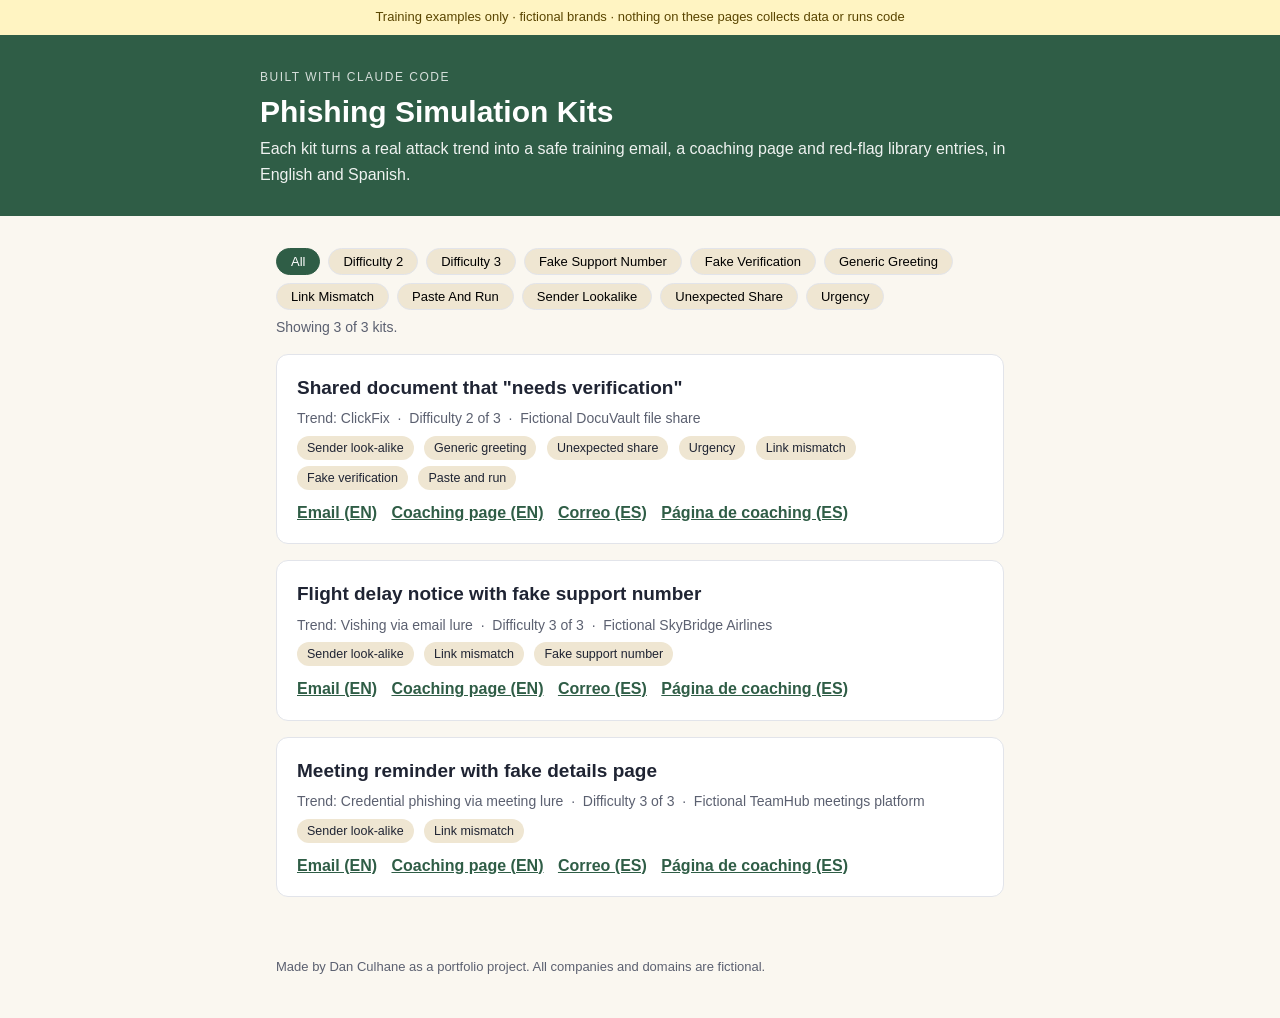
<file: index.html>
<!doctype html>
<html lang="en">
<head>
<meta charset="utf-8">
<meta name="viewport" content="width=device-width, initial-scale=1">
<title>Phishing Simulation Kits · Gallery</title>
<link rel="stylesheet" href="assets/coaching.css">
<style>
  .kit { background:#fff; border:1px solid var(--line); border-radius:12px; padding:18px 20px; margin-top:16px }
  .kit h3 { margin:0 0 4px; font-size:19px }
  .meta { color:var(--muted); font-size:14px }
  .links a { display:inline-block; margin:10px 10px 0 0; color:var(--forest); font-weight:600 }
  .tag { display:inline-block; background:var(--sand); border-radius:999px; padding:2px 10px; font-size:12.5px; margin:6px 6px 0 0 }

  /* Filter bar — built by gallery.js; invisible until JS runs */
  #filters { margin:20px 0 6px; display:flex; flex-wrap:wrap; gap:8px }
  .filter-btn {
    background:var(--sand); border:1px solid var(--line); border-radius:999px;
    padding:5px 14px; font-size:13px; font-family:inherit; cursor:pointer;
  }
  .filter-btn.active { background:var(--forest); color:#fff; border-color:var(--forest) }
  /* Keyboard focus ring */
  .filter-btn:focus-visible { outline:2px solid var(--forest); outline-offset:2px }
  #kit-count { font-size:14px; color:var(--muted); margin:0 0 4px }
</style>
</head>
<body>
<div class="training-banner">Training examples only · fictional brands · nothing on these pages collects data or runs code</div>
<header><div class="wrap">
  <small>Built with Claude Code</small>
  <h1>Phishing Simulation Kits</h1>
  <p>Each kit turns a real attack trend into a safe training email, a coaching page and red-flag library entries, in English and Spanish.</p>
</div></header>
<main>

  <!-- Filter buttons are injected here by gallery.js.
       If JavaScript is off this div stays empty and all kits show. -->
  <div id="filters" aria-label="Filter kits by red flag or difficulty"></div>

  <!-- Showing X of Y line, also written by gallery.js -->
  <p id="kit-count"></p>

  <!-- ═══ KIT CARDS ═══
       data-cues : space-separated list of indicator IDs from kit.json
       data-difficulty : 1 / 2 / 3 from kit.json
       Both attributes drive the JS filter — keep them in sync with kit.json. -->

  <div class="kit"
       data-cues="SENDER-LOOKALIKE GENERIC-GREETING UNEXPECTED-SHARE URGENCY LINK-MISMATCH FAKE-VERIFICATION PASTE-AND-RUN"
       data-difficulty="2">
    <h3>Shared document that "needs verification"</h3>
    <div class="meta">Trend: ClickFix &nbsp;·&nbsp; Difficulty 2 of 3 &nbsp;·&nbsp; Fictional DocuVault file share</div>
    <div>
      <span class="tag">Sender look-alike</span>
      <span class="tag">Generic greeting</span>
      <span class="tag">Unexpected share</span>
      <span class="tag">Urgency</span>
      <span class="tag">Link mismatch</span>
      <span class="tag">Fake verification</span>
      <span class="tag">Paste and run</span>
    </div>
    <div class="links">
      <a href="kits/2026-11-clickfix-docshare/en/email.html">Email (EN)</a>
      <a href="kits/2026-11-clickfix-docshare/en/coaching.html">Coaching page (EN)</a>
      <a href="kits/2026-11-clickfix-docshare/es/email.html">Correo (ES)</a>
      <a href="kits/2026-11-clickfix-docshare/es/coaching.html">Página de coaching (ES)</a>
    </div>
  </div>

  <div class="kit"
       data-cues="SENDER-LOOKALIKE LINK-MISMATCH FAKE-SUPPORT-NUMBER"
       data-difficulty="3">
    <h3>Flight delay notice with fake support number</h3>
    <div class="meta">Trend: Vishing via email lure &nbsp;·&nbsp; Difficulty 3 of 3 &nbsp;·&nbsp; Fictional SkyBridge Airlines</div>
    <div>
      <span class="tag">Sender look-alike</span>
      <span class="tag">Link mismatch</span>
      <span class="tag">Fake support number</span>
    </div>
    <div class="links">
      <a href="kits/2026-11-airline-delay/en/email.html">Email (EN)</a>
      <a href="kits/2026-11-airline-delay/en/coaching.html">Coaching page (EN)</a>
      <a href="kits/2026-11-airline-delay/es/email.html">Correo (ES)</a>
      <a href="kits/2026-11-airline-delay/es/coaching.html">Página de coaching (ES)</a>
    </div>
  </div>


  <div class="kit"
       data-cues="SENDER-LOOKALIKE LINK-MISMATCH"
       data-difficulty="3">
    <h3>Meeting reminder with fake details page</h3>
    <div class="meta">Trend: Credential phishing via meeting lure &nbsp;·&nbsp; Difficulty 3 of 3 &nbsp;·&nbsp; Fictional TeamHub meetings platform</div>
    <div>
      <span class="tag">Sender look-alike</span>
      <span class="tag">Link mismatch</span>
    </div>
    <div class="links">
      <a href="kits/2026-11-teamhub-meeting/en/email.html">Email (EN)</a>
      <a href="kits/2026-11-teamhub-meeting/en/coaching.html">Coaching page (EN)</a>
      <a href="kits/2026-11-teamhub-meeting/es/email.html">Correo (ES)</a>
      <a href="kits/2026-11-teamhub-meeting/es/coaching.html">Página de coaching (ES)</a>
    </div>
  </div>

</main>
<footer>Made by Dan Culhane as a portfolio project. All companies and domains are fictional.</footer>

<!-- gallery.js adds filter buttons and wires up the count line.
     defer means it runs after the page is parsed, so the cards are ready. -->
<script defer src="assets/gallery.js"></script>
</body>
</html>
</file>
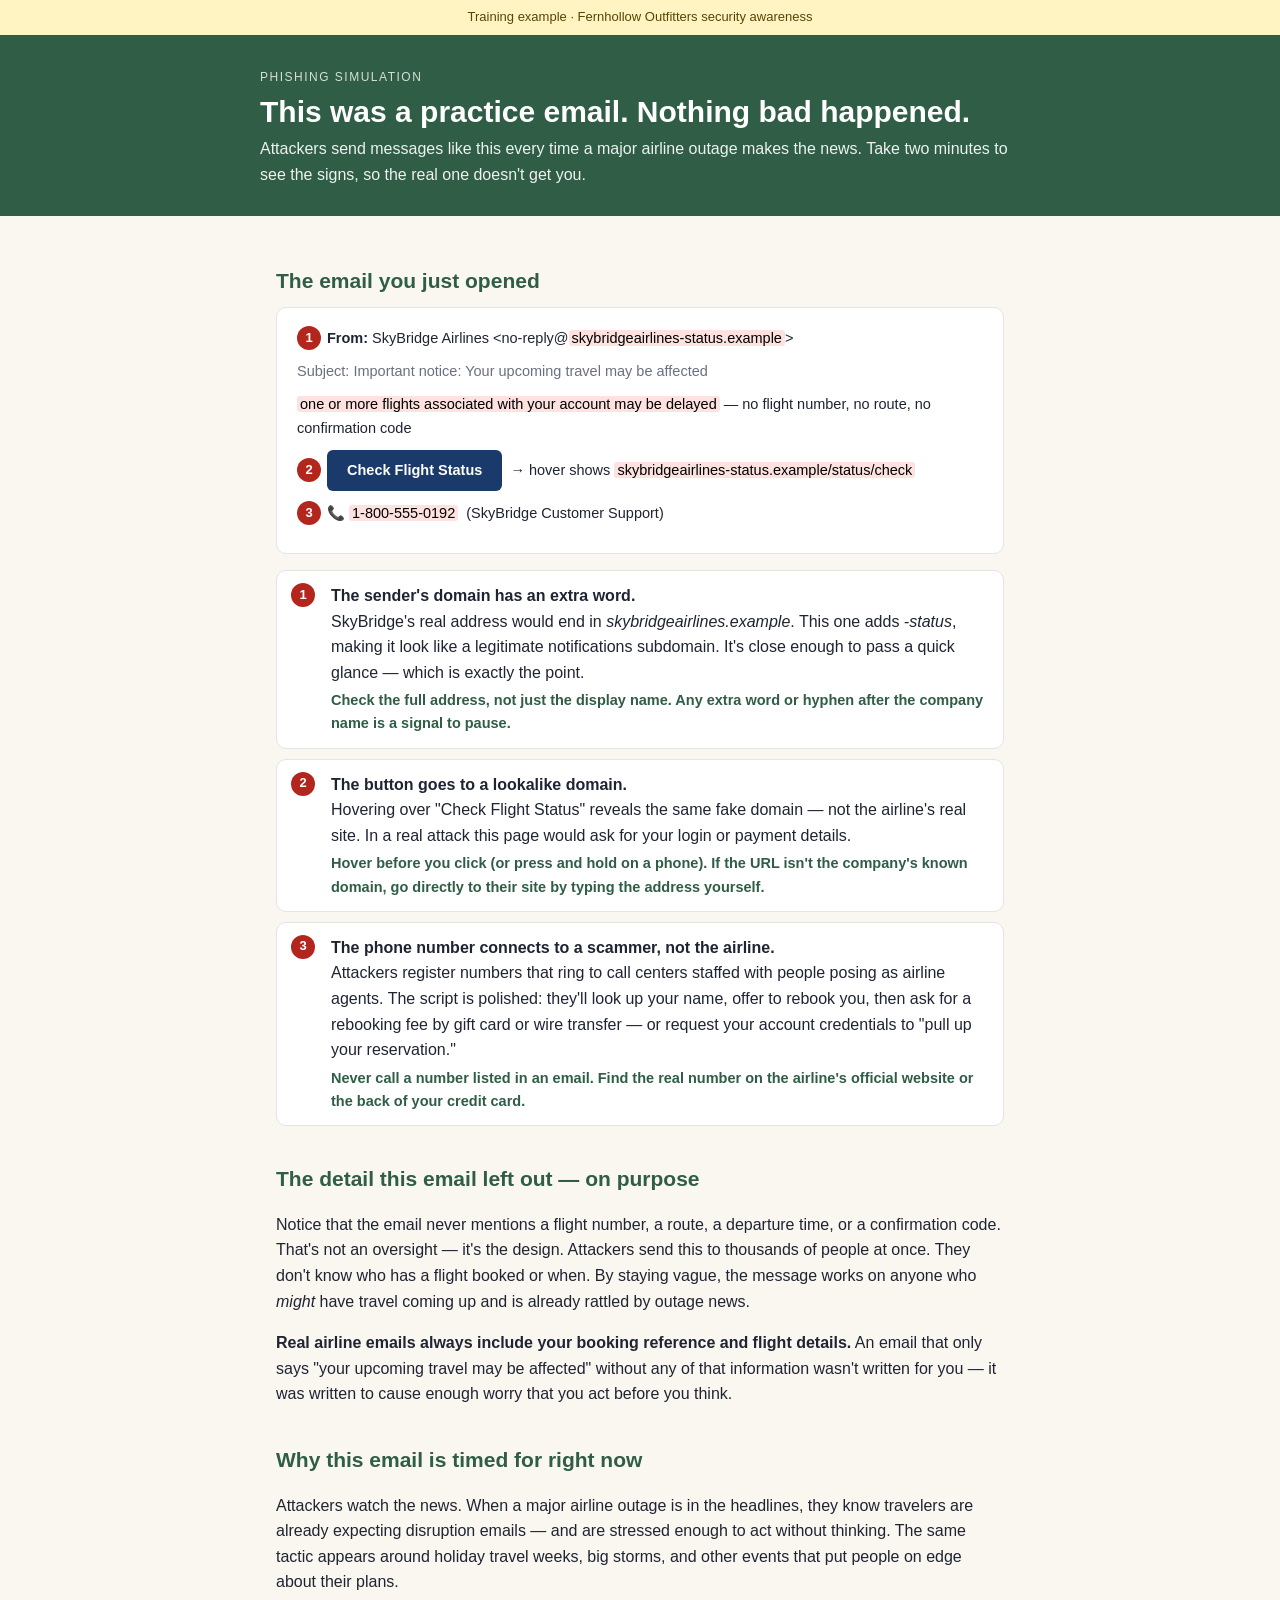
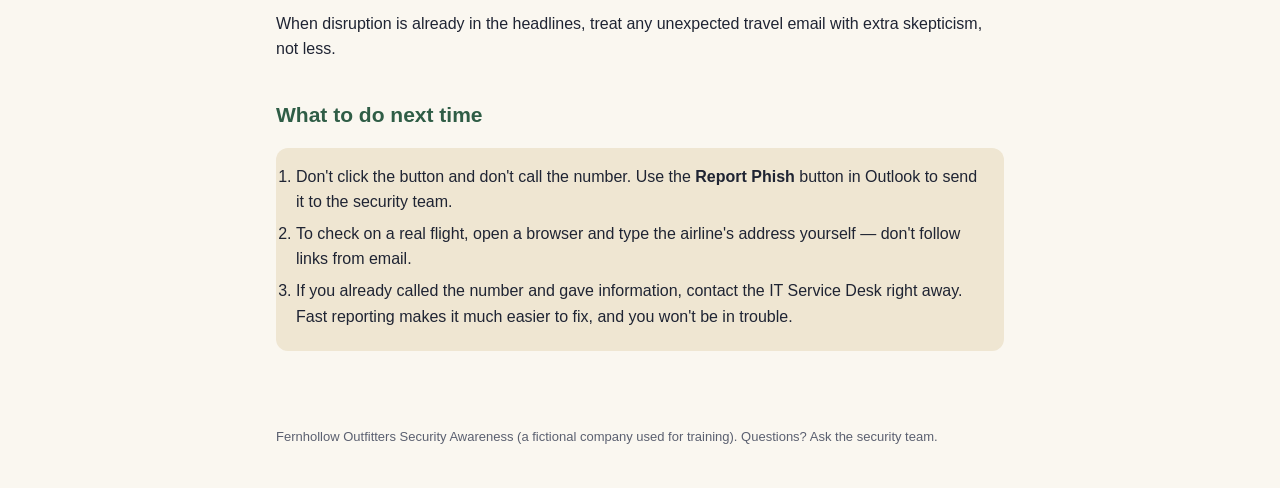
<file: kits/2026-11-airline-delay/en/coaching.html>
<!doctype html>
<html lang="en">
<head>
<meta charset="utf-8">
<meta name="viewport" content="width=device-width, initial-scale=1">
<title>This was a training email · Fernhollow security awareness</title>
<link rel="stylesheet" href="../../../assets/coaching.css">
</head>
<body>
<div class="training-banner">Training example · Fernhollow Outfitters security awareness</div>
<header><div class="wrap">
  <small>Phishing simulation</small>
  <h1>This was a practice email. Nothing bad happened.</h1>
  <p>Attackers send messages like this every time a major airline outage makes the news. Take two minutes to see the signs, so the real one doesn't get you.</p>
</div></header>

<main>
  <h2>The email you just opened</h2>
  <div class="replica">
    <p class="row"><span class="pin">1</span><b>From:</b> SkyBridge Airlines &lt;no-reply@<mark>skybridgeairlines-status.example</mark>&gt;</p>
    <p class="row" style="color:#6B7080;">Subject: Important notice: Your upcoming travel may be affected</p>
    <p class="row"><mark>one or more flights associated with your account may be delayed</mark> — no flight number, no route, no confirmation code</p>
    <p class="row"><span class="pin">2</span><span class="btnlike" style="background:#1A3A6B">Check Flight Status</span> &nbsp;&rarr; hover shows <mark>skybridgeairlines-status.example/status/check</mark></p>
    <p class="row"><span class="pin">3</span>&#128222; <mark>1-800-555-0192</mark> &nbsp;(SkyBridge Customer Support)</p>
  </div>

  <ul class="cues">
    <li data-cue="SENDER-LOOKALIKE"><span class="pin">1</span><div><b>The sender's domain has an extra word.</b> SkyBridge's real address would end in <em>skybridgeairlines.example</em>. This one adds <em>-status</em>, making it look like a legitimate notifications subdomain. It's close enough to pass a quick glance — which is exactly the point.<div class="habit">Check the full address, not just the display name. Any extra word or hyphen after the company name is a signal to pause.</div></div></li>
    <li data-cue="LINK-MISMATCH"><span class="pin">2</span><div><b>The button goes to a lookalike domain.</b> Hovering over "Check Flight Status" reveals the same fake domain — not the airline's real site. In a real attack this page would ask for your login or payment details.<div class="habit">Hover before you click (or press and hold on a phone). If the URL isn't the company's known domain, go directly to their site by typing the address yourself.</div></div></li>
    <li data-cue="FAKE-SUPPORT-NUMBER"><span class="pin">3</span><div><b>The phone number connects to a scammer, not the airline.</b> Attackers register numbers that ring to call centers staffed with people posing as airline agents. The script is polished: they'll look up your name, offer to rebook you, then ask for a rebooking fee by gift card or wire transfer — or request your account credentials to "pull up your reservation."<div class="habit">Never call a number listed in an email. Find the real number on the airline's official website or the back of your credit card.</div></div></li>
  </ul>

  <h2>The detail this email left out — on purpose</h2>
  <p>Notice that the email never mentions a flight number, a route, a departure time, or a confirmation code. That's not an oversight — it's the design. Attackers send this to thousands of people at once. They don't know who has a flight booked or when. By staying vague, the message works on anyone who <em>might</em> have travel coming up and is already rattled by outage news.</p>
  <p><b>Real airline emails always include your booking reference and flight details.</b> An email that only says "your upcoming travel may be affected" without any of that information wasn't written for you — it was written to cause enough worry that you act before you think.</p>

  <h2>Why this email is timed for right now</h2>
  <p>Attackers watch the news. When a major airline outage is in the headlines, they know travelers are already expecting disruption emails — and are stressed enough to act without thinking. The same tactic appears around holiday travel weeks, big storms, and other events that put people on edge about their plans.</p>
  <p>When disruption is already in the headlines, treat any unexpected travel email with extra skepticism, not less.</p>

  <h2>What to do next time</h2>
  <ol class="steps">
    <li>Don't click the button and don't call the number. Use the <b>Report Phish</b> button in Outlook to send it to the security team.</li>
    <li>To check on a real flight, open a browser and type the airline's address yourself — don't follow links from email.</li>
    <li>If you already called the number and gave information, contact the IT Service Desk right away. Fast reporting makes it much easier to fix, and you won't be in trouble.</li>
  </ol>
</main>
<footer>Fernhollow Outfitters Security Awareness (a fictional company used for training). Questions? Ask the security team.</footer>
</body>
</html>
</file>
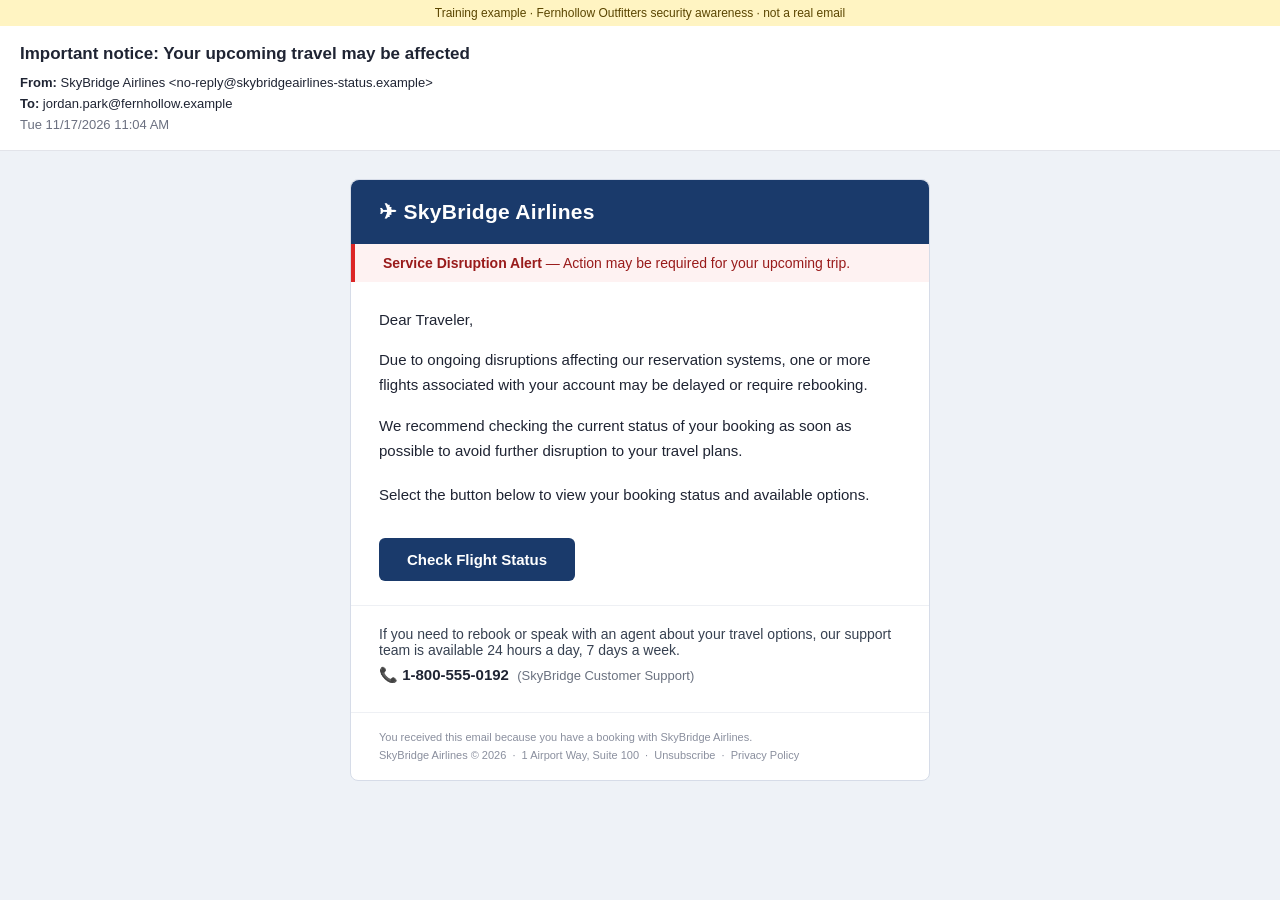
<file: kits/2026-11-airline-delay/en/email.html>
<!doctype html>
<html lang="en">
<head>
<meta charset="utf-8">
<meta name="viewport" content="width=device-width, initial-scale=1">
<title>Important notice: Your upcoming travel may be affected</title>
</head>
<body style="margin:0;padding:0;background:#EEF2F7;font-family:Segoe UI,Helvetica,Arial,sans-serif;color:#1F2433;">
<div class="training-banner" style="background:#FFF4C2;color:#5A4500;font-size:12px;text-align:center;padding:6px 10px;">Training example · Fernhollow Outfitters security awareness · not a real email</div>

<!-- Mail-client style header -->
<table role="presentation" width="100%" cellpadding="0" cellspacing="0" style="background:#FFFFFF;border-bottom:1px solid #E2E4EA;">
  <tr><td style="padding:14px 20px;font-size:13px;line-height:1.6;">
    <div style="font-size:17px;font-weight:600;margin-bottom:6px;">Important notice: Your upcoming travel may be affected</div>
    <div><b>From:</b> <span data-cue="SENDER-LOOKALIKE">SkyBridge Airlines &lt;no-reply@skybridgeairlines-status.example&gt;</span></div>
    <div><b>To:</b> jordan.park@fernhollow.example</div>
    <div style="color:#6B7080;">Tue 11/17/2026 11:04 AM</div>
  </td></tr>
</table>

<!-- Message body -->
<table role="presentation" width="100%" cellpadding="0" cellspacing="0">
  <tr><td align="center" style="padding:28px 12px;">
    <table role="presentation" width="580" cellpadding="0" cellspacing="0" style="max-width:580px;width:100%;background:#FFFFFF;border-radius:8px;border:1px solid #D6DCE8;">

      <!-- Airline header bar -->
      <tr><td style="background:#1A3A6B;border-radius:8px 8px 0 0;padding:20px 28px;">
        <span style="color:#FFFFFF;font-size:21px;font-weight:700;letter-spacing:.3px;">&#9992;&#xFE0E; SkyBridge Airlines</span>
      </td></tr>

      <!-- Delay alert bar -->
      <tr><td style="background:#FEF2F2;border-left:4px solid #DC2626;padding:11px 28px;font-size:14px;color:#991B1B;">
        <b>Service Disruption Alert</b> — Action may be required for your upcoming trip.
      </td></tr>

      <!-- Body copy -->
      <tr><td style="padding:26px 28px 8px;font-size:15px;line-height:1.65;">
        <p style="margin:0 0 16px;">Dear Traveler,</p>
        <p style="margin:0 0 16px;">Due to ongoing disruptions affecting our reservation systems, one or more flights associated with your account may be delayed or require rebooking.</p>
        <p style="margin:0 0 20px;">We recommend checking the current status of your booking as soon as possible to avoid further disruption to your travel plans.</p>
        <p style="margin:0 0 6px;">Select the button below to view your booking status and available options.</p>
      </td></tr>

      <!-- CTA -->
      <tr><td align="left" style="padding:16px 28px 24px;">
        <a href="coaching.html" title="https://skybridgeairlines-status.example/status/check" data-cue="LINK-MISMATCH" style="display:inline-block;background:#1A3A6B;color:#FFFFFF;text-decoration:none;font-weight:600;font-size:15px;padding:13px 28px;border-radius:6px;">Check Flight Status</a>
      </td></tr>

      <!-- Phone number section -->
      <tr><td style="padding:0 28px 28px;border-top:1px solid #EEF0F4;">
        <p style="font-size:14px;color:#374151;margin:20px 0 8px;">If you need to rebook or speak with an agent about your travel options, our support team is available 24 hours a day, 7 days a week.</p>
        <p style="font-size:15px;margin:0;" data-cue="FAKE-SUPPORT-NUMBER">&#128222; <b>1-800-555-0192</b> &nbsp;<span style="color:#6B7280;font-size:13px;">(SkyBridge Customer Support)</span></p>
      </td></tr>

      <!-- Footer -->
      <tr><td style="padding:16px 28px;border-top:1px solid #EEF0F4;font-size:11px;color:#8A8F9E;line-height:1.6;">
        You received this email because you have a booking with SkyBridge Airlines.<br>
        SkyBridge Airlines &copy; 2026 &nbsp;·&nbsp; 1 Airport Way, Suite 100 &nbsp;·&nbsp; Unsubscribe &nbsp;·&nbsp; Privacy Policy
      </td></tr>
    </table>
  </td></tr>
</table>
</body>
</html>
</file>
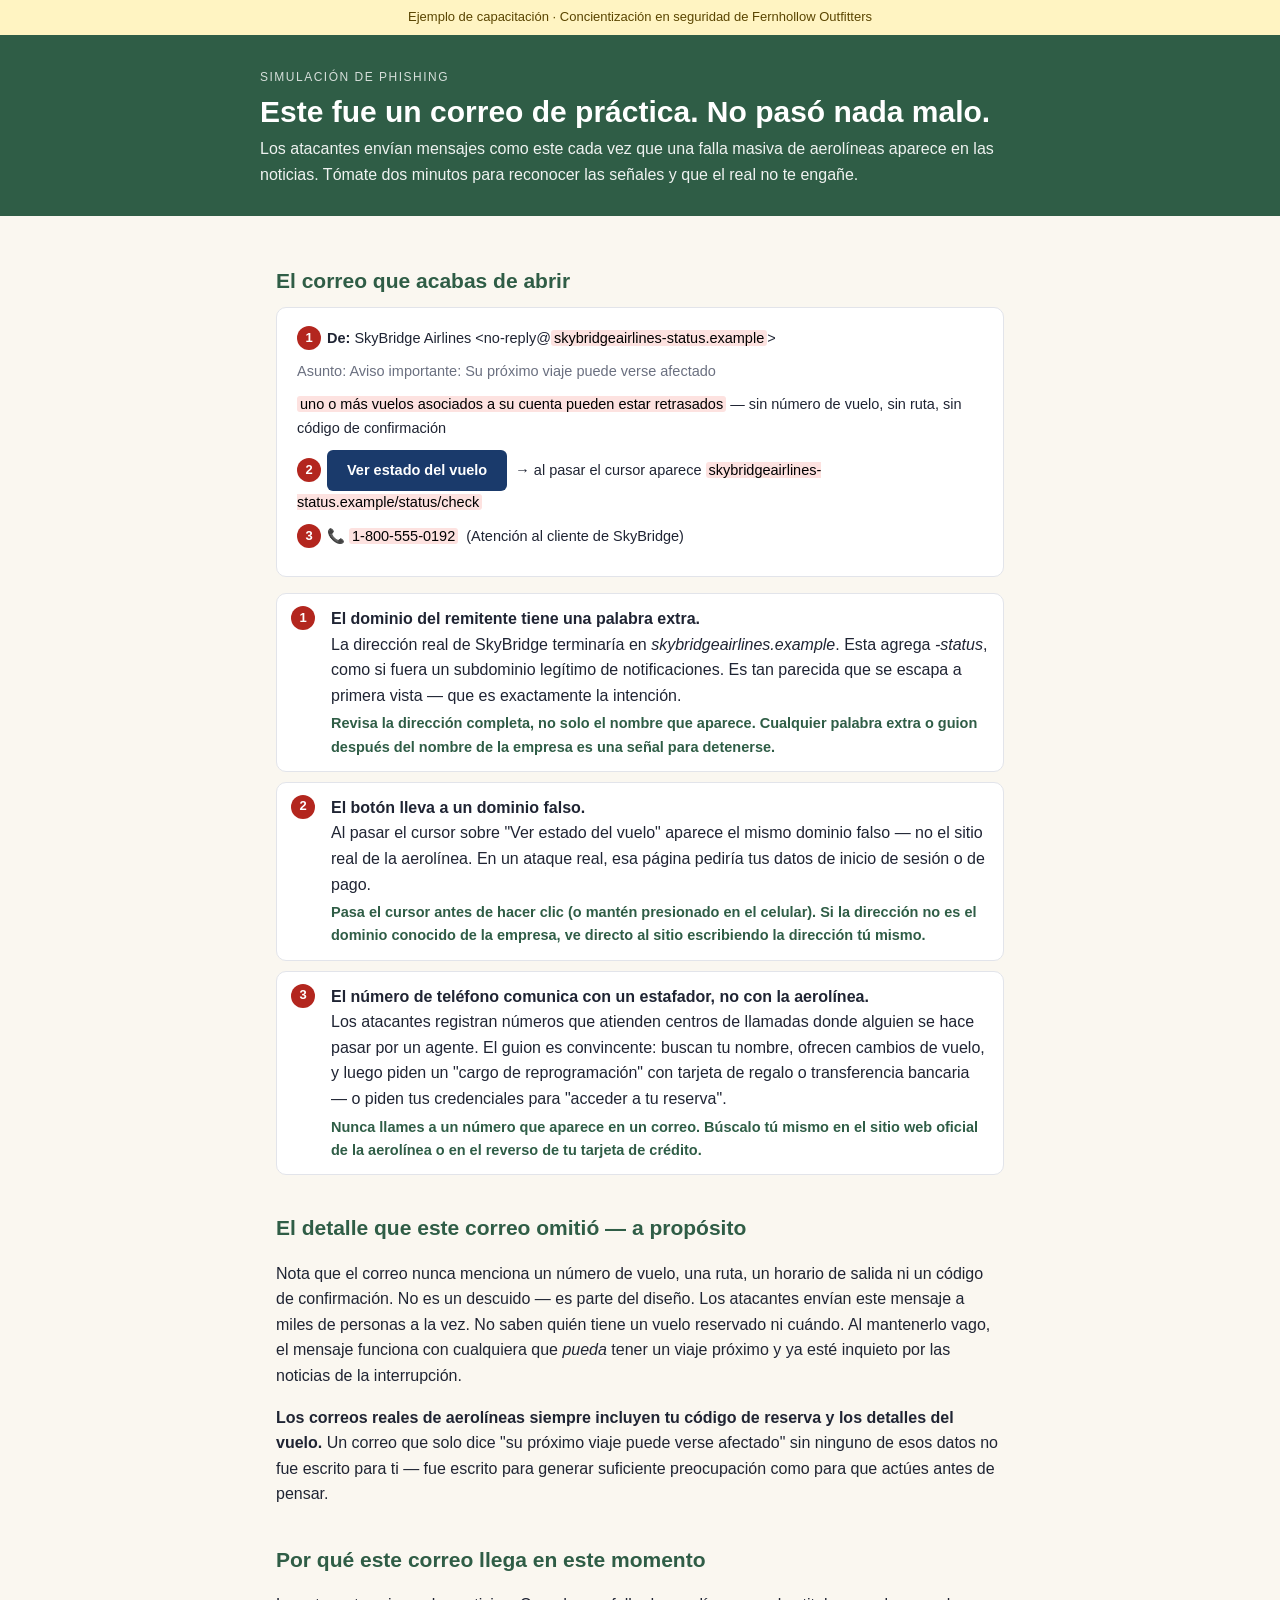
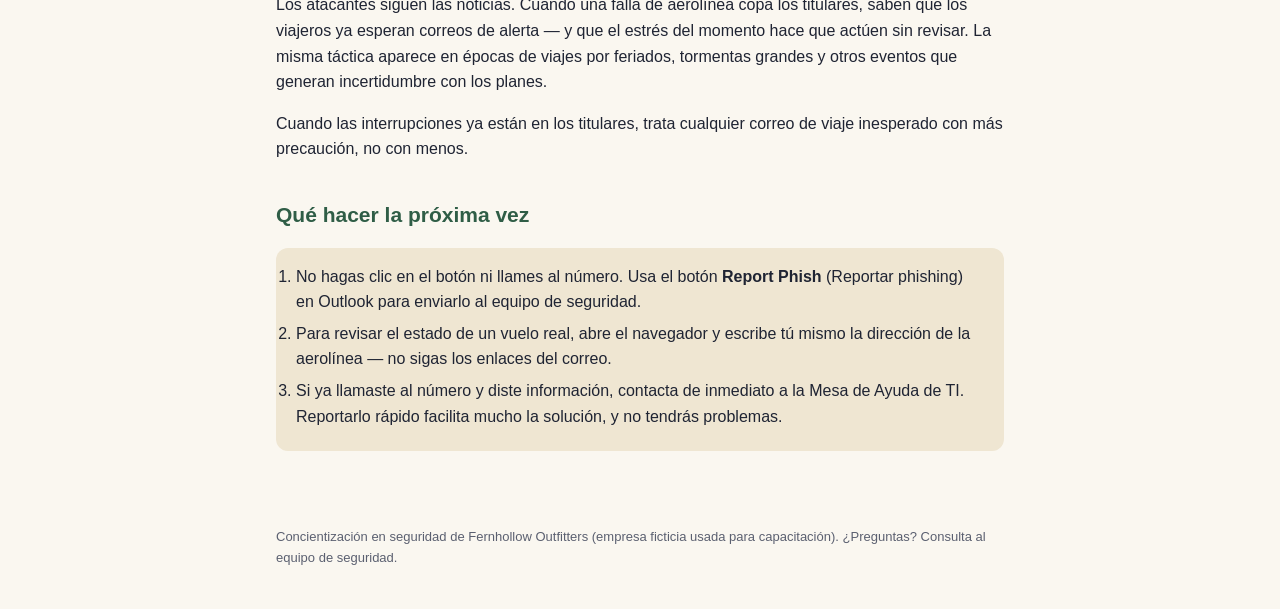
<file: kits/2026-11-airline-delay/es/coaching.html>
<!doctype html>
<html lang="es">
<head>
<meta charset="utf-8">
<meta name="viewport" content="width=device-width, initial-scale=1">
<title>Este fue un correo de práctica · Concientización en seguridad de Fernhollow</title>
<link rel="stylesheet" href="../../../assets/coaching.css">
</head>
<body>
<div class="training-banner">Ejemplo de capacitación · Concientización en seguridad de Fernhollow Outfitters</div>
<header><div class="wrap">
  <small>Simulación de phishing</small>
  <h1>Este fue un correo de práctica. No pasó nada malo.</h1>
  <p>Los atacantes envían mensajes como este cada vez que una falla masiva de aerolíneas aparece en las noticias. Tómate dos minutos para reconocer las señales y que el real no te engañe.</p>
</div></header>

<main>
  <h2>El correo que acabas de abrir</h2>
  <div class="replica">
    <p class="row"><span class="pin">1</span><b>De:</b> SkyBridge Airlines &lt;no-reply@<mark>skybridgeairlines-status.example</mark>&gt;</p>
    <p class="row" style="color:#6B7080;">Asunto: Aviso importante: Su próximo viaje puede verse afectado</p>
    <p class="row"><mark>uno o más vuelos asociados a su cuenta pueden estar retrasados</mark> — sin número de vuelo, sin ruta, sin código de confirmación</p>
    <p class="row"><span class="pin">2</span><span class="btnlike" style="background:#1A3A6B">Ver estado del vuelo</span> &nbsp;&rarr; al pasar el cursor aparece <mark>skybridgeairlines-status.example/status/check</mark></p>
    <p class="row"><span class="pin">3</span>&#128222; <mark>1-800-555-0192</mark> &nbsp;(Atención al cliente de SkyBridge)</p>
  </div>

  <ul class="cues">
    <li data-cue="SENDER-LOOKALIKE"><span class="pin">1</span><div><b>El dominio del remitente tiene una palabra extra.</b> La dirección real de SkyBridge terminaría en <em>skybridgeairlines.example</em>. Esta agrega <em>-status</em>, como si fuera un subdominio legítimo de notificaciones. Es tan parecida que se escapa a primera vista — que es exactamente la intención.<div class="habit">Revisa la dirección completa, no solo el nombre que aparece. Cualquier palabra extra o guion después del nombre de la empresa es una señal para detenerse.</div></div></li>
    <li data-cue="LINK-MISMATCH"><span class="pin">2</span><div><b>El botón lleva a un dominio falso.</b> Al pasar el cursor sobre "Ver estado del vuelo" aparece el mismo dominio falso — no el sitio real de la aerolínea. En un ataque real, esa página pediría tus datos de inicio de sesión o de pago.<div class="habit">Pasa el cursor antes de hacer clic (o mantén presionado en el celular). Si la dirección no es el dominio conocido de la empresa, ve directo al sitio escribiendo la dirección tú mismo.</div></div></li>
    <li data-cue="FAKE-SUPPORT-NUMBER"><span class="pin">3</span><div><b>El número de teléfono comunica con un estafador, no con la aerolínea.</b> Los atacantes registran números que atienden centros de llamadas donde alguien se hace pasar por un agente. El guion es convincente: buscan tu nombre, ofrecen cambios de vuelo, y luego piden un "cargo de reprogramación" con tarjeta de regalo o transferencia bancaria — o piden tus credenciales para "acceder a tu reserva".<div class="habit">Nunca llames a un número que aparece en un correo. Búscalo tú mismo en el sitio web oficial de la aerolínea o en el reverso de tu tarjeta de crédito.</div></div></li>
  </ul>

  <h2>El detalle que este correo omitió — a propósito</h2>
  <p>Nota que el correo nunca menciona un número de vuelo, una ruta, un horario de salida ni un código de confirmación. No es un descuido — es parte del diseño. Los atacantes envían este mensaje a miles de personas a la vez. No saben quién tiene un vuelo reservado ni cuándo. Al mantenerlo vago, el mensaje funciona con cualquiera que <em>pueda</em> tener un viaje próximo y ya esté inquieto por las noticias de la interrupción.</p>
  <p><b>Los correos reales de aerolíneas siempre incluyen tu código de reserva y los detalles del vuelo.</b> Un correo que solo dice "su próximo viaje puede verse afectado" sin ninguno de esos datos no fue escrito para ti — fue escrito para generar suficiente preocupación como para que actúes antes de pensar.</p>

  <h2>Por qué este correo llega en este momento</h2>
  <p>Los atacantes siguen las noticias. Cuando una falla de aerolínea copa los titulares, saben que los viajeros ya esperan correos de alerta — y que el estrés del momento hace que actúen sin revisar. La misma táctica aparece en épocas de viajes por feriados, tormentas grandes y otros eventos que generan incertidumbre con los planes.</p>
  <p>Cuando las interrupciones ya están en los titulares, trata cualquier correo de viaje inesperado con más precaución, no con menos.</p>

  <h2>Qué hacer la próxima vez</h2>
  <ol class="steps">
    <li>No hagas clic en el botón ni llames al número. Usa el botón <b>Report Phish</b> (Reportar phishing) en Outlook para enviarlo al equipo de seguridad.</li>
    <li>Para revisar el estado de un vuelo real, abre el navegador y escribe tú mismo la dirección de la aerolínea — no sigas los enlaces del correo.</li>
    <li>Si ya llamaste al número y diste información, contacta de inmediato a la Mesa de Ayuda de TI. Reportarlo rápido facilita mucho la solución, y no tendrás problemas.</li>
  </ol>
</main>
<footer>Concientización en seguridad de Fernhollow Outfitters (empresa ficticia usada para capacitación). ¿Preguntas? Consulta al equipo de seguridad.</footer>
</body>
</html>
</file>
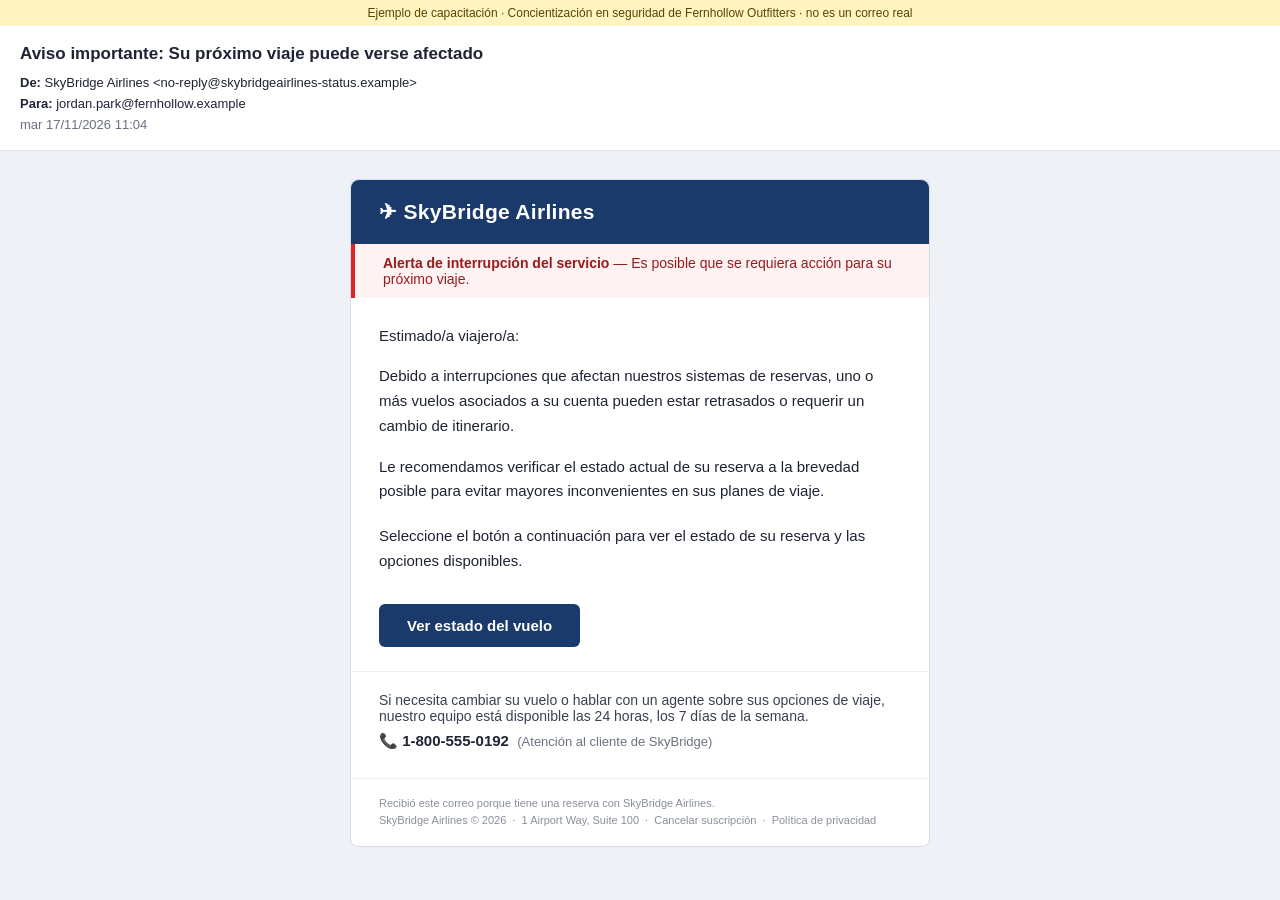
<file: kits/2026-11-airline-delay/es/email.html>
<!doctype html>
<html lang="es">
<head>
<meta charset="utf-8">
<meta name="viewport" content="width=device-width, initial-scale=1">
<title>Aviso importante: Su próximo viaje puede verse afectado</title>
</head>
<body style="margin:0;padding:0;background:#EEF2F7;font-family:Segoe UI,Helvetica,Arial,sans-serif;color:#1F2433;">
<div class="training-banner" style="background:#FFF4C2;color:#5A4500;font-size:12px;text-align:center;padding:6px 10px;">Ejemplo de capacitación · Concientización en seguridad de Fernhollow Outfitters · no es un correo real</div>

<!-- Encabezado estilo cliente de correo -->
<table role="presentation" width="100%" cellpadding="0" cellspacing="0" style="background:#FFFFFF;border-bottom:1px solid #E2E4EA;">
  <tr><td style="padding:14px 20px;font-size:13px;line-height:1.6;">
    <div style="font-size:17px;font-weight:600;margin-bottom:6px;">Aviso importante: Su próximo viaje puede verse afectado</div>
    <div><b>De:</b> <span data-cue="SENDER-LOOKALIKE">SkyBridge Airlines &lt;no-reply@skybridgeairlines-status.example&gt;</span></div>
    <div><b>Para:</b> jordan.park@fernhollow.example</div>
    <div style="color:#6B7080;">mar 17/11/2026 11:04</div>
  </td></tr>
</table>

<!-- Cuerpo del mensaje -->
<table role="presentation" width="100%" cellpadding="0" cellspacing="0">
  <tr><td align="center" style="padding:28px 12px;">
    <table role="presentation" width="580" cellpadding="0" cellspacing="0" style="max-width:580px;width:100%;background:#FFFFFF;border-radius:8px;border:1px solid #D6DCE8;">

      <!-- Encabezado de la aerolínea -->
      <tr><td style="background:#1A3A6B;border-radius:8px 8px 0 0;padding:20px 28px;">
        <span style="color:#FFFFFF;font-size:21px;font-weight:700;letter-spacing:.3px;">&#9992;&#xFE0E; SkyBridge Airlines</span>
      </td></tr>

      <!-- Barra de alerta -->
      <tr><td style="background:#FEF2F2;border-left:4px solid #DC2626;padding:11px 28px;font-size:14px;color:#991B1B;">
        <b>Alerta de interrupción del servicio</b> — Es posible que se requiera acción para su próximo viaje.
      </td></tr>

      <!-- Texto del cuerpo -->
      <tr><td style="padding:26px 28px 8px;font-size:15px;line-height:1.65;">
        <p style="margin:0 0 16px;">Estimado/a viajero/a:</p>
        <p style="margin:0 0 16px;">Debido a interrupciones que afectan nuestros sistemas de reservas, uno o más vuelos asociados a su cuenta pueden estar retrasados o requerir un cambio de itinerario.</p>
        <p style="margin:0 0 20px;">Le recomendamos verificar el estado actual de su reserva a la brevedad posible para evitar mayores inconvenientes en sus planes de viaje.</p>
        <p style="margin:0 0 6px;">Seleccione el botón a continuación para ver el estado de su reserva y las opciones disponibles.</p>
      </td></tr>

      <!-- Botón de acción -->
      <tr><td align="left" style="padding:16px 28px 24px;">
        <a href="coaching.html" title="https://skybridgeairlines-status.example/status/check" data-cue="LINK-MISMATCH" style="display:inline-block;background:#1A3A6B;color:#FFFFFF;text-decoration:none;font-weight:600;font-size:15px;padding:13px 28px;border-radius:6px;">Ver estado del vuelo</a>
      </td></tr>

      <!-- Sección del número de teléfono -->
      <tr><td style="padding:0 28px 28px;border-top:1px solid #EEF0F4;">
        <p style="font-size:14px;color:#374151;margin:20px 0 8px;">Si necesita cambiar su vuelo o hablar con un agente sobre sus opciones de viaje, nuestro equipo está disponible las 24 horas, los 7 días de la semana.</p>
        <p style="font-size:15px;margin:0;" data-cue="FAKE-SUPPORT-NUMBER">&#128222; <b>1-800-555-0192</b> &nbsp;<span style="color:#6B7280;font-size:13px;">(Atención al cliente de SkyBridge)</span></p>
      </td></tr>

      <!-- Pie de página -->
      <tr><td style="padding:16px 28px;border-top:1px solid #EEF0F4;font-size:11px;color:#8A8F9E;line-height:1.6;">
        Recibió este correo porque tiene una reserva con SkyBridge Airlines.<br>
        SkyBridge Airlines &copy; 2026 &nbsp;·&nbsp; 1 Airport Way, Suite 100 &nbsp;·&nbsp; Cancelar suscripción &nbsp;·&nbsp; Política de privacidad
      </td></tr>
    </table>
  </td></tr>
</table>
</body>
</html>
</file>
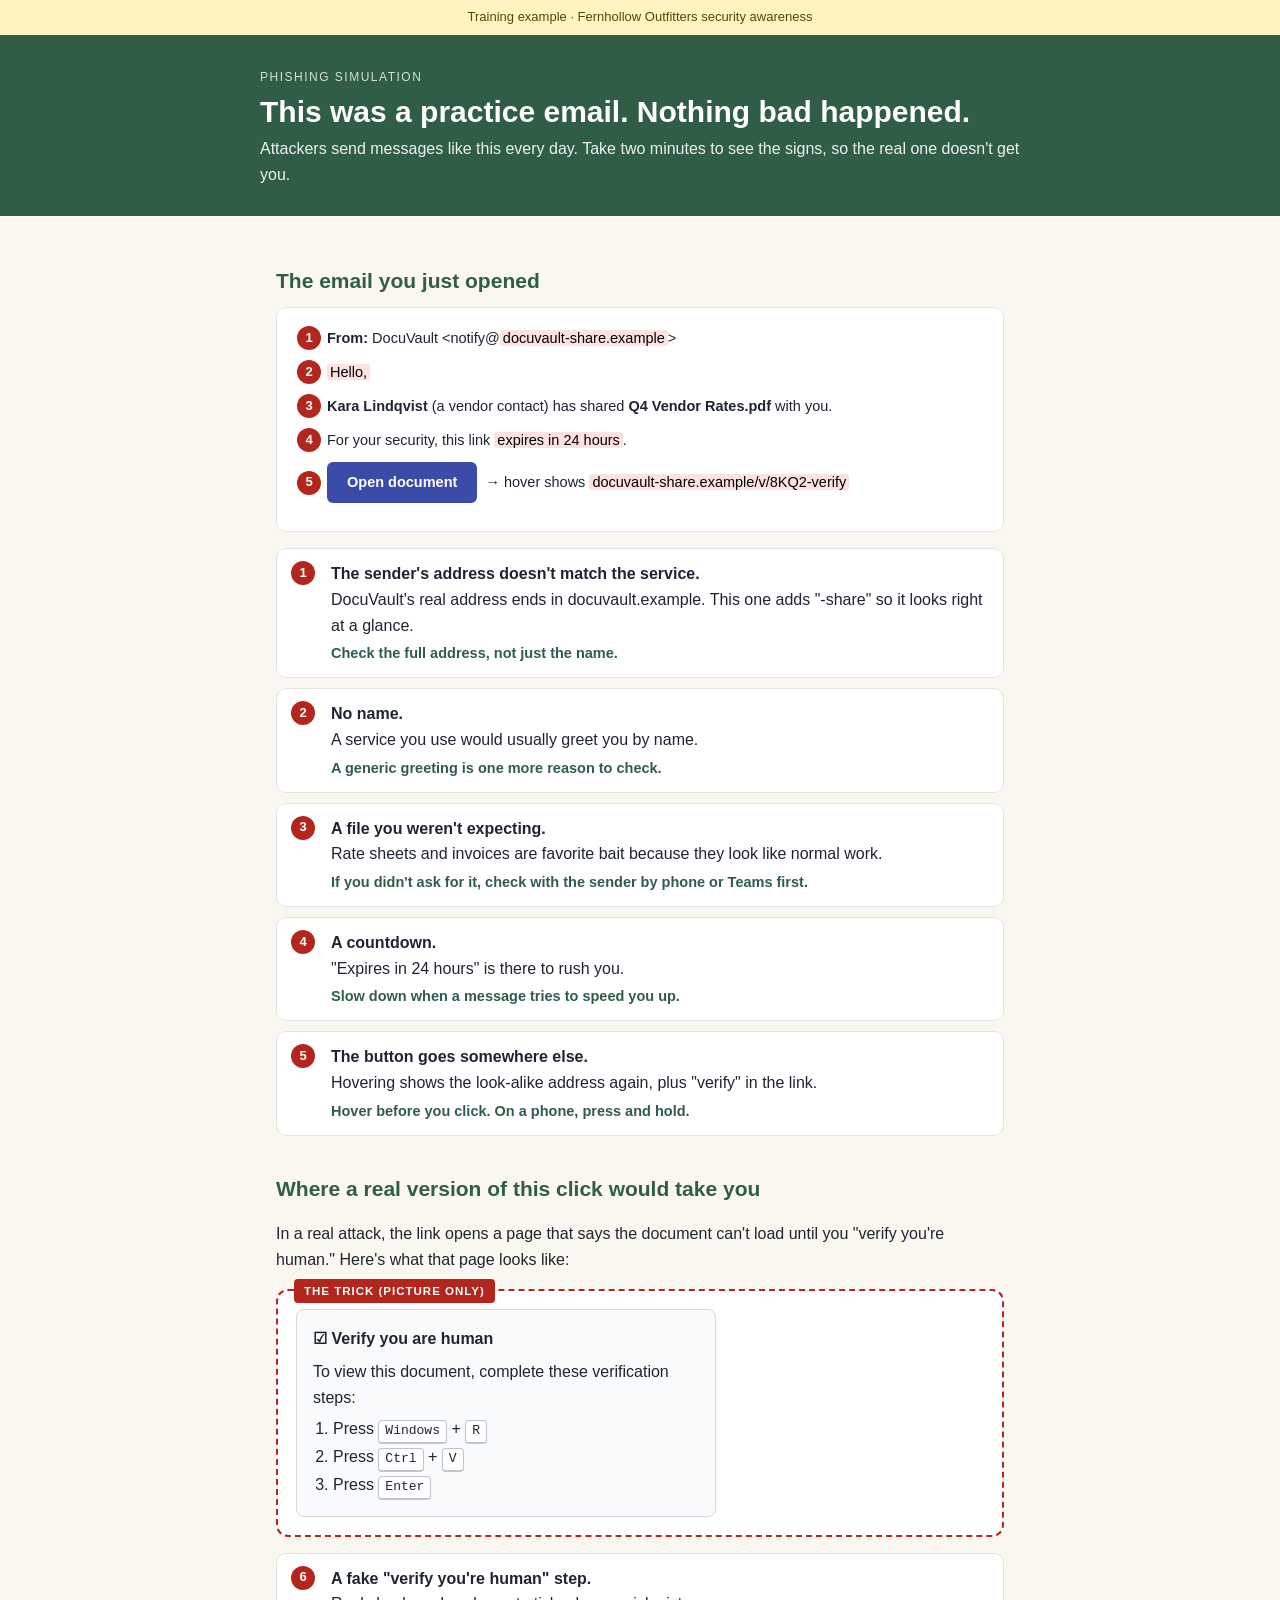
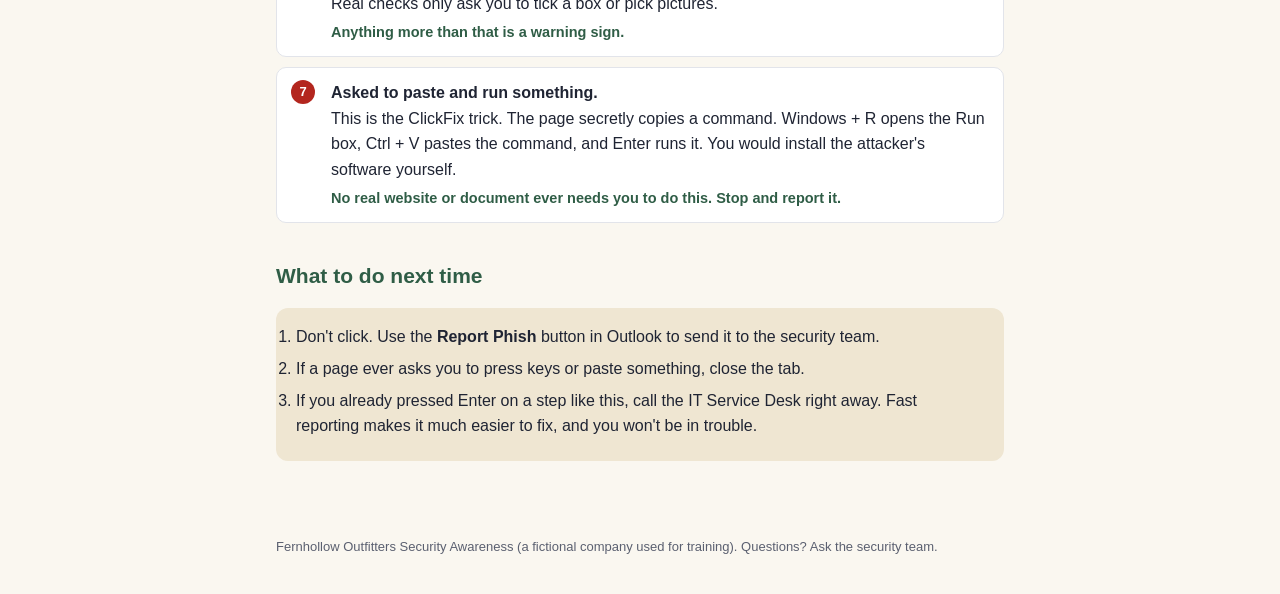
<file: kits/2026-11-clickfix-docshare/en/coaching.html>
<!doctype html>
<html lang="en">
<head>
<meta charset="utf-8">
<meta name="viewport" content="width=device-width, initial-scale=1">
<title>This was a training email · Fernhollow security awareness</title>
<link rel="stylesheet" href="../../../assets/coaching.css">
</head>
<body>
<div class="training-banner">Training example · Fernhollow Outfitters security awareness</div>
<header><div class="wrap">
  <small>Phishing simulation</small>
  <h1>This was a practice email. Nothing bad happened.</h1>
  <p>Attackers send messages like this every day. Take two minutes to see the signs, so the real one doesn't get you.</p>
</div></header>

<main>
  <h2>The email you just opened</h2>
  <div class="replica">
    <p class="row"><span class="pin">1</span><b>From:</b> DocuVault &lt;notify@<mark>docuvault-share.example</mark>&gt;</p>
    <p class="row"><span class="pin">2</span><mark>Hello,</mark></p>
    <p class="row"><span class="pin">3</span><b>Kara Lindqvist</b> (a vendor contact) has shared <b>Q4 Vendor Rates.pdf</b> with you.</p>
    <p class="row"><span class="pin">4</span>For your security, this link <mark>expires in 24 hours</mark>.</p>
    <p class="row"><span class="pin">5</span><span class="btnlike">Open document</span> &nbsp;→ hover shows <mark>docuvault-share.example/v/8KQ2-verify</mark></p>
  </div>

  <ul class="cues">
    <li data-cue="SENDER-LOOKALIKE"><span class="pin">1</span><div><b>The sender's address doesn't match the service.</b>DocuVault's real address ends in docuvault.example. This one adds "-share" so it looks right at a glance.<div class="habit">Check the full address, not just the name.</div></div></li>
    <li data-cue="GENERIC-GREETING"><span class="pin">2</span><div><b>No name.</b>A service you use would usually greet you by name.<div class="habit">A generic greeting is one more reason to check.</div></div></li>
    <li data-cue="UNEXPECTED-SHARE"><span class="pin">3</span><div><b>A file you weren't expecting.</b>Rate sheets and invoices are favorite bait because they look like normal work.<div class="habit">If you didn't ask for it, check with the sender by phone or Teams first.</div></div></li>
    <li data-cue="URGENCY"><span class="pin">4</span><div><b>A countdown.</b>"Expires in 24 hours" is there to rush you.<div class="habit">Slow down when a message tries to speed you up.</div></div></li>
    <li data-cue="LINK-MISMATCH"><span class="pin">5</span><div><b>The button goes somewhere else.</b>Hovering shows the look-alike address again, plus "verify" in the link.<div class="habit">Hover before you click. On a phone, press and hold.</div></div></li>
  </ul>

  <h2>Where a real version of this click would take you</h2>
  <p>In a real attack, the link opens a page that says the document can't load until you "verify you're human." Here's what that page looks like:</p>
  <div class="trick">
    <span class="stamp">The trick (picture only)</span>
    <div class="fakebox">
      <div class="t">&#9745; Verify you are human</div>
      <div>To view this document, complete these verification steps:</div>
      <ol>
        <li>Press <kbd>Windows</kbd> + <kbd>R</kbd></li>
        <li>Press <kbd>Ctrl</kbd> + <kbd>V</kbd></li>
        <li>Press <kbd>Enter</kbd></li>
      </ol>
    </div>
  </div>
  <ul class="cues">
    <li data-cue="FAKE-VERIFICATION"><span class="pin">6</span><div><b>A fake "verify you're human" step.</b>Real checks only ask you to tick a box or pick pictures.<div class="habit">Anything more than that is a warning sign.</div></div></li>
    <li data-cue="PASTE-AND-RUN"><span class="pin">7</span><div><b>Asked to paste and run something.</b>This is the ClickFix trick. The page secretly copies a command. Windows + R opens the Run box, Ctrl + V pastes the command, and Enter runs it. You would install the attacker's software yourself.<div class="habit">No real website or document ever needs you to do this. Stop and report it.</div></div></li>
  </ul>

  <h2>What to do next time</h2>
  <ol class="steps">
    <li>Don't click. Use the <b>Report Phish</b> button in Outlook to send it to the security team.</li>
    <li>If a page ever asks you to press keys or paste something, close the tab.</li>
    <li>If you already pressed Enter on a step like this, call the IT Service Desk right away. Fast reporting makes it much easier to fix, and you won't be in trouble.</li>
  </ol>
</main>
<footer>Fernhollow Outfitters Security Awareness (a fictional company used for training). Questions? Ask the security team.</footer>
</body>
</html>
</file>
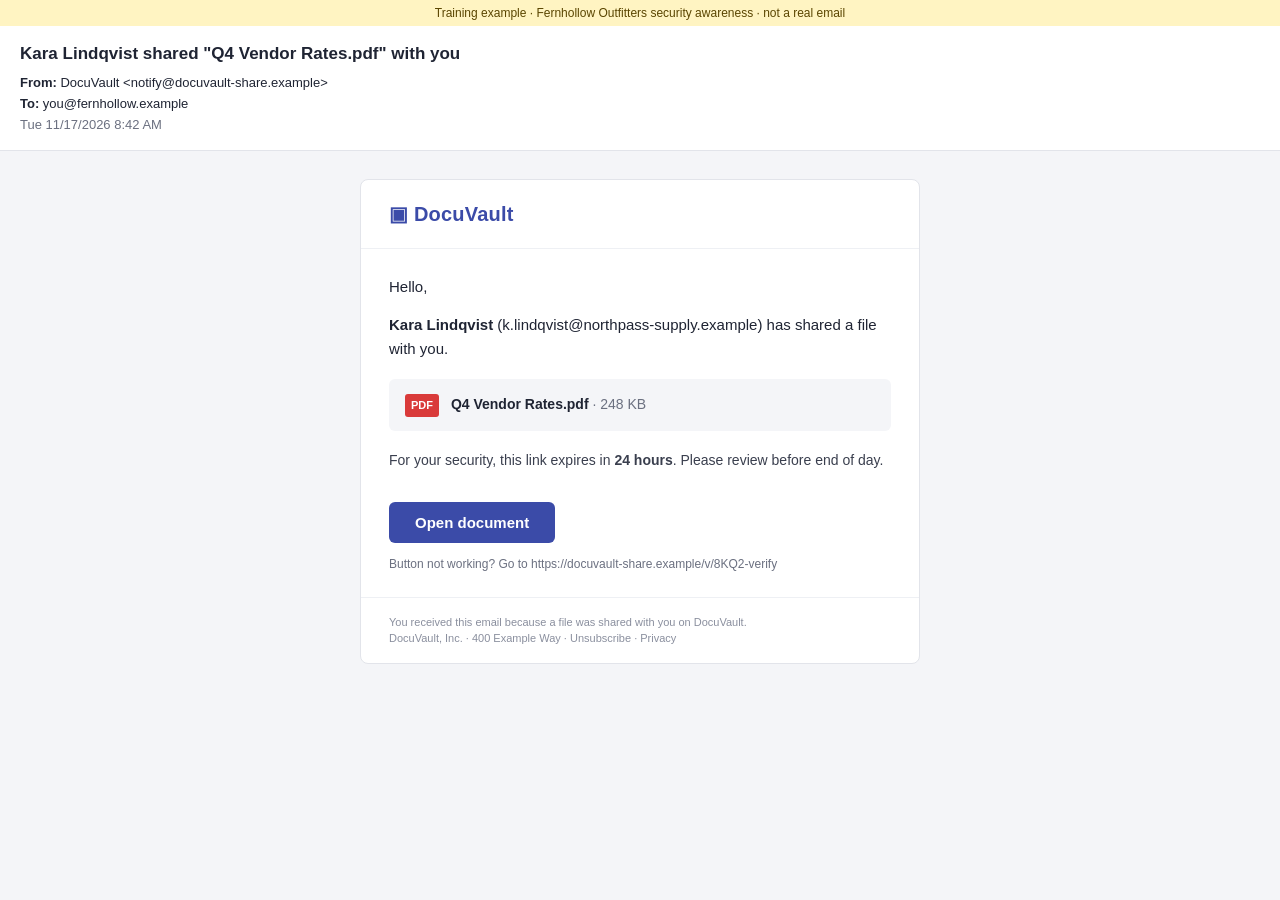
<file: kits/2026-11-clickfix-docshare/en/email.html>
<!doctype html>
<html lang="en">
<head>
<meta charset="utf-8">
<meta name="viewport" content="width=device-width, initial-scale=1">
<title>Kara Lindqvist shared "Q4 Vendor Rates.pdf" with you</title>
</head>
<body style="margin:0;padding:0;background:#F4F5F8;font-family:Segoe UI,Helvetica,Arial,sans-serif;color:#1F2433;">
<div class="training-banner" style="background:#FFF4C2;color:#5A4500;font-size:12px;text-align:center;padding:6px 10px;">Training example · Fernhollow Outfitters security awareness · not a real email</div>

<!-- Mail-client style header -->
<table role="presentation" width="100%" cellpadding="0" cellspacing="0" style="background:#FFFFFF;border-bottom:1px solid #E2E4EA;">
  <tr><td style="padding:14px 20px;font-size:13px;line-height:1.6;">
    <div style="font-size:17px;font-weight:600;margin-bottom:6px;">Kara Lindqvist shared "Q4 Vendor Rates.pdf" with you</div>
    <div><b>From:</b> <span data-cue="SENDER-LOOKALIKE">DocuVault &lt;notify@docuvault-share.example&gt;</span></div>
    <div><b>To:</b> you@fernhollow.example</div>
    <div style="color:#6B7080;">Tue 11/17/2026 8:42 AM</div>
  </td></tr>
</table>

<!-- Message body -->
<table role="presentation" width="100%" cellpadding="0" cellspacing="0">
  <tr><td align="center" style="padding:28px 12px;">
    <table role="presentation" width="560" cellpadding="0" cellspacing="0" style="max-width:560px;width:100%;background:#FFFFFF;border-radius:8px;border:1px solid #E2E4EA;">
      <tr><td style="padding:22px 28px;border-bottom:1px solid #EEF0F4;">
        <span style="font-size:20px;font-weight:700;color:#3B4BA8;letter-spacing:.2px;">&#9635; DocuVault</span>
      </td></tr>
      <tr><td style="padding:26px 28px 8px;font-size:15px;line-height:1.6;">
        <p style="margin:0 0 14px;" data-cue="GENERIC-GREETING">Hello,</p>
        <p style="margin:0 0 18px;" data-cue="UNEXPECTED-SHARE"><b>Kara Lindqvist</b> (k.lindqvist@northpass-supply.example) has shared a file with you.</p>
        <table role="presentation" cellpadding="0" cellspacing="0" style="width:100%;background:#F4F5F8;border-radius:6px;">
          <tr><td style="padding:14px 16px;font-size:14px;">
            <span style="display:inline-block;background:#D93A3A;color:#fff;font-size:11px;font-weight:700;padding:3px 6px;border-radius:3px;margin-right:8px;">PDF</span>
            <b>Q4 Vendor Rates.pdf</b> <span style="color:#6B7080;">· 248 KB</span>
          </td></tr>
        </table>
        <p style="margin:18px 0 0;font-size:14px;color:#3A3F4E;" data-cue="URGENCY">For your security, this link expires in <b>24 hours</b>. Please review before end of day.</p>
      </td></tr>
      <tr><td align="left" style="padding:22px 28px 26px;">
        <a href="coaching.html" title="https://docuvault-share.example/v/8KQ2-verify" data-cue="LINK-MISMATCH" style="display:inline-block;background:#3B4BA8;color:#FFFFFF;text-decoration:none;font-weight:600;font-size:15px;padding:12px 26px;border-radius:6px;">Open document</a>
        <p style="margin:14px 0 0;font-size:12px;color:#6B7080;">Button not working? Go to https://docuvault-share.example/v/8KQ2-verify</p>
      </td></tr>
      <tr><td style="padding:16px 28px;border-top:1px solid #EEF0F4;font-size:11px;color:#8A8F9E;line-height:1.5;">
        You received this email because a file was shared with you on DocuVault.<br>
        DocuVault, Inc. · 400 Example Way · Unsubscribe · Privacy
      </td></tr>
    </table>
  </td></tr>
</table>
</body>
</html>
</file>
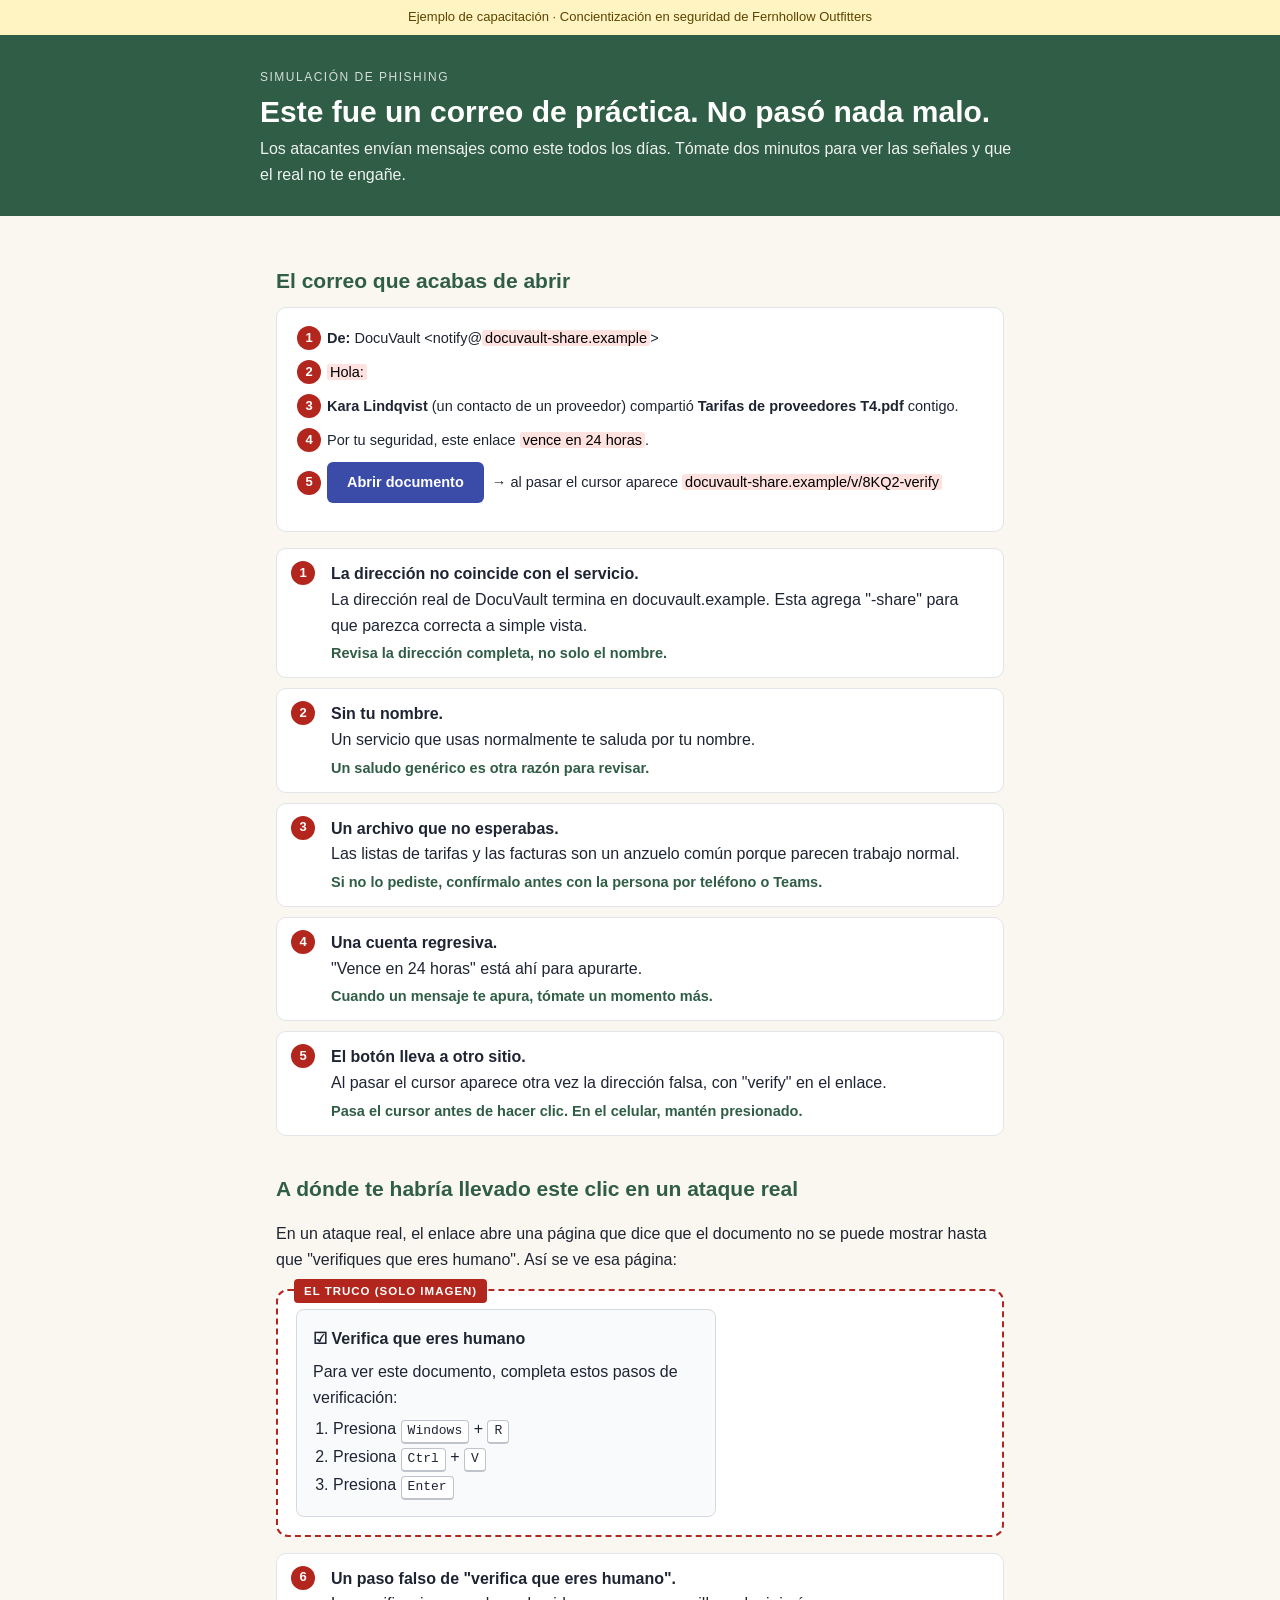
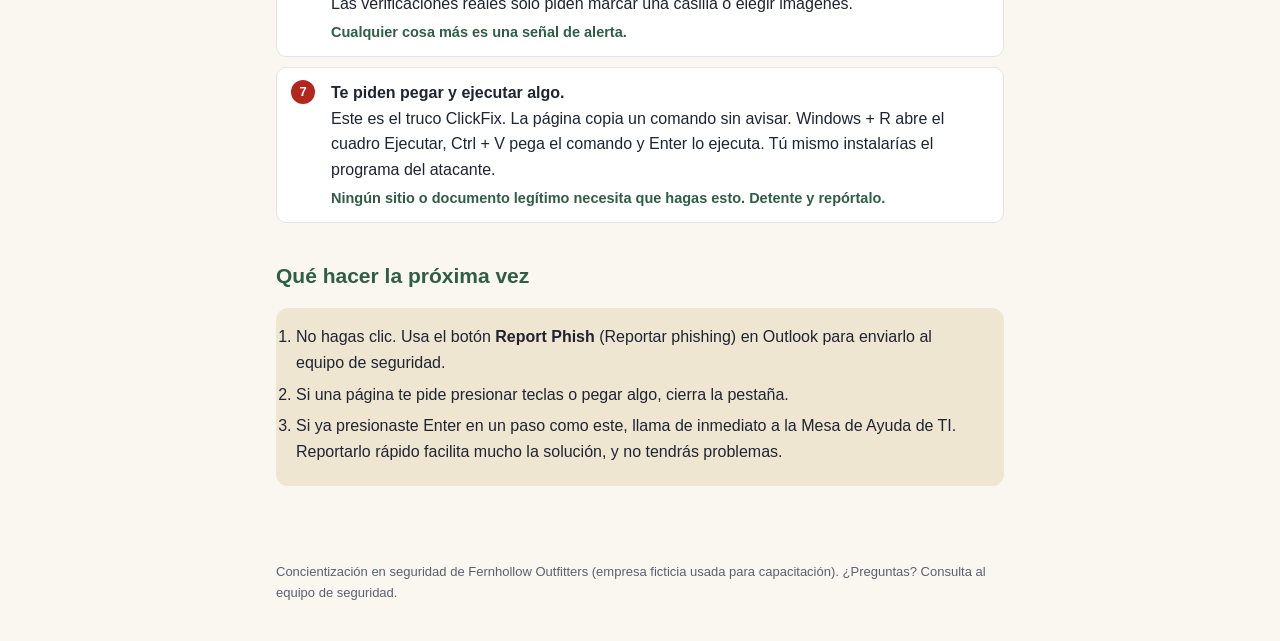
<file: kits/2026-11-clickfix-docshare/es/coaching.html>
<!doctype html>
<html lang="es">
<head>
<meta charset="utf-8">
<meta name="viewport" content="width=device-width, initial-scale=1">
<title>Este fue un correo de práctica · Concientización en seguridad de Fernhollow</title>
<link rel="stylesheet" href="../../../assets/coaching.css">
</head>
<body>
<div class="training-banner">Ejemplo de capacitación · Concientización en seguridad de Fernhollow Outfitters</div>
<header><div class="wrap">
  <small>Simulación de phishing</small>
  <h1>Este fue un correo de práctica. No pasó nada malo.</h1>
  <p>Los atacantes envían mensajes como este todos los días. Tómate dos minutos para ver las señales y que el real no te engañe.</p>
</div></header>

<main>
  <h2>El correo que acabas de abrir</h2>
  <div class="replica">
    <p class="row"><span class="pin">1</span><b>De:</b> DocuVault &lt;notify@<mark>docuvault-share.example</mark>&gt;</p>
    <p class="row"><span class="pin">2</span><mark>Hola:</mark></p>
    <p class="row"><span class="pin">3</span><b>Kara Lindqvist</b> (un contacto de un proveedor) compartió <b>Tarifas de proveedores T4.pdf</b> contigo.</p>
    <p class="row"><span class="pin">4</span>Por tu seguridad, este enlace <mark>vence en 24 horas</mark>.</p>
    <p class="row"><span class="pin">5</span><span class="btnlike">Abrir documento</span> &nbsp;→ al pasar el cursor aparece <mark>docuvault-share.example/v/8KQ2-verify</mark></p>
  </div>

  <ul class="cues">
    <li data-cue="SENDER-LOOKALIKE"><span class="pin">1</span><div><b>La dirección no coincide con el servicio.</b>La dirección real de DocuVault termina en docuvault.example. Esta agrega "-share" para que parezca correcta a simple vista.<div class="habit">Revisa la dirección completa, no solo el nombre.</div></div></li>
    <li data-cue="GENERIC-GREETING"><span class="pin">2</span><div><b>Sin tu nombre.</b>Un servicio que usas normalmente te saluda por tu nombre.<div class="habit">Un saludo genérico es otra razón para revisar.</div></div></li>
    <li data-cue="UNEXPECTED-SHARE"><span class="pin">3</span><div><b>Un archivo que no esperabas.</b>Las listas de tarifas y las facturas son un anzuelo común porque parecen trabajo normal.<div class="habit">Si no lo pediste, confírmalo antes con la persona por teléfono o Teams.</div></div></li>
    <li data-cue="URGENCY"><span class="pin">4</span><div><b>Una cuenta regresiva.</b>"Vence en 24 horas" está ahí para apurarte.<div class="habit">Cuando un mensaje te apura, tómate un momento más.</div></div></li>
    <li data-cue="LINK-MISMATCH"><span class="pin">5</span><div><b>El botón lleva a otro sitio.</b>Al pasar el cursor aparece otra vez la dirección falsa, con "verify" en el enlace.<div class="habit">Pasa el cursor antes de hacer clic. En el celular, mantén presionado.</div></div></li>
  </ul>

  <h2>A dónde te habría llevado este clic en un ataque real</h2>
  <p>En un ataque real, el enlace abre una página que dice que el documento no se puede mostrar hasta que "verifiques que eres humano". Así se ve esa página:</p>
  <div class="trick">
    <span class="stamp">El truco (solo imagen)</span>
    <div class="fakebox">
      <div class="t">&#9745; Verifica que eres humano</div>
      <div>Para ver este documento, completa estos pasos de verificación:</div>
      <ol>
        <li>Presiona <kbd>Windows</kbd> + <kbd>R</kbd></li>
        <li>Presiona <kbd>Ctrl</kbd> + <kbd>V</kbd></li>
        <li>Presiona <kbd>Enter</kbd></li>
      </ol>
    </div>
  </div>
  <ul class="cues">
    <li data-cue="FAKE-VERIFICATION"><span class="pin">6</span><div><b>Un paso falso de "verifica que eres humano".</b>Las verificaciones reales solo piden marcar una casilla o elegir imágenes.<div class="habit">Cualquier cosa más es una señal de alerta.</div></div></li>
    <li data-cue="PASTE-AND-RUN"><span class="pin">7</span><div><b>Te piden pegar y ejecutar algo.</b>Este es el truco ClickFix. La página copia un comando sin avisar. Windows + R abre el cuadro Ejecutar, Ctrl + V pega el comando y Enter lo ejecuta. Tú mismo instalarías el programa del atacante.<div class="habit">Ningún sitio o documento legítimo necesita que hagas esto. Detente y repórtalo.</div></div></li>
  </ul>

  <h2>Qué hacer la próxima vez</h2>
  <ol class="steps">
    <li>No hagas clic. Usa el botón <b>Report Phish</b> (Reportar phishing) en Outlook para enviarlo al equipo de seguridad.</li>
    <li>Si una página te pide presionar teclas o pegar algo, cierra la pestaña.</li>
    <li>Si ya presionaste Enter en un paso como este, llama de inmediato a la Mesa de Ayuda de TI. Reportarlo rápido facilita mucho la solución, y no tendrás problemas.</li>
  </ol>
</main>
<footer>Concientización en seguridad de Fernhollow Outfitters (empresa ficticia usada para capacitación). ¿Preguntas? Consulta al equipo de seguridad.</footer>
</body>
</html>
</file>
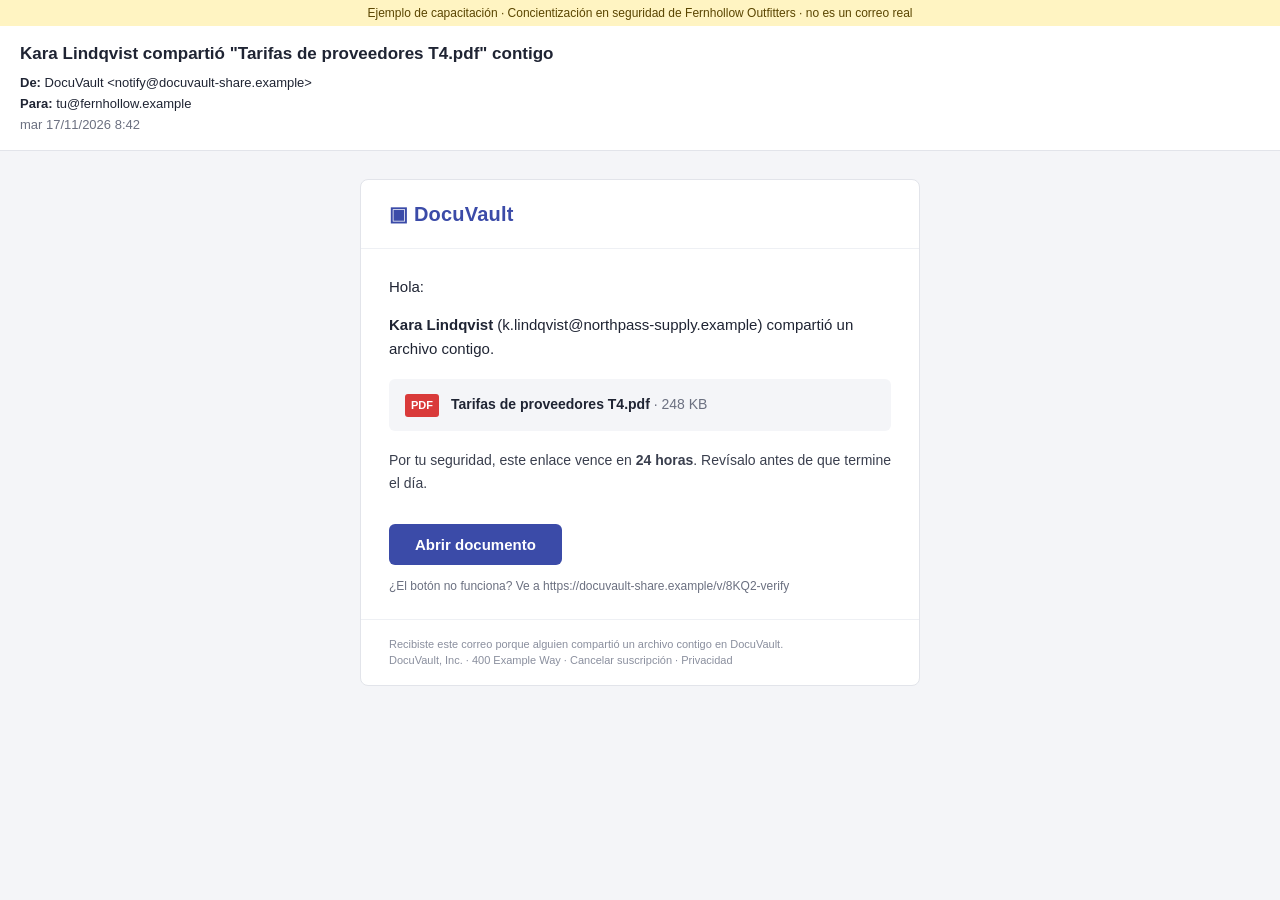
<file: kits/2026-11-clickfix-docshare/es/email.html>
<!doctype html>
<html lang="es">
<head>
<meta charset="utf-8">
<meta name="viewport" content="width=device-width, initial-scale=1">
<title>Kara Lindqvist compartió "Tarifas de proveedores T4.pdf" contigo</title>
</head>
<body style="margin:0;padding:0;background:#F4F5F8;font-family:Segoe UI,Helvetica,Arial,sans-serif;color:#1F2433;">
<div class="training-banner" style="background:#FFF4C2;color:#5A4500;font-size:12px;text-align:center;padding:6px 10px;">Ejemplo de capacitación · Concientización en seguridad de Fernhollow Outfitters · no es un correo real</div>

<table role="presentation" width="100%" cellpadding="0" cellspacing="0" style="background:#FFFFFF;border-bottom:1px solid #E2E4EA;">
  <tr><td style="padding:14px 20px;font-size:13px;line-height:1.6;">
    <div style="font-size:17px;font-weight:600;margin-bottom:6px;">Kara Lindqvist compartió "Tarifas de proveedores T4.pdf" contigo</div>
    <div><b>De:</b> <span data-cue="SENDER-LOOKALIKE">DocuVault &lt;notify@docuvault-share.example&gt;</span></div>
    <div><b>Para:</b> tu@fernhollow.example</div>
    <div style="color:#6B7080;">mar 17/11/2026 8:42</div>
  </td></tr>
</table>

<table role="presentation" width="100%" cellpadding="0" cellspacing="0">
  <tr><td align="center" style="padding:28px 12px;">
    <table role="presentation" width="560" cellpadding="0" cellspacing="0" style="max-width:560px;width:100%;background:#FFFFFF;border-radius:8px;border:1px solid #E2E4EA;">
      <tr><td style="padding:22px 28px;border-bottom:1px solid #EEF0F4;">
        <span style="font-size:20px;font-weight:700;color:#3B4BA8;letter-spacing:.2px;">&#9635; DocuVault</span>
      </td></tr>
      <tr><td style="padding:26px 28px 8px;font-size:15px;line-height:1.6;">
        <p style="margin:0 0 14px;" data-cue="GENERIC-GREETING">Hola:</p>
        <p style="margin:0 0 18px;" data-cue="UNEXPECTED-SHARE"><b>Kara Lindqvist</b> (k.lindqvist@northpass-supply.example) compartió un archivo contigo.</p>
        <table role="presentation" cellpadding="0" cellspacing="0" style="width:100%;background:#F4F5F8;border-radius:6px;">
          <tr><td style="padding:14px 16px;font-size:14px;">
            <span style="display:inline-block;background:#D93A3A;color:#fff;font-size:11px;font-weight:700;padding:3px 6px;border-radius:3px;margin-right:8px;">PDF</span>
            <b>Tarifas de proveedores T4.pdf</b> <span style="color:#6B7080;">· 248 KB</span>
          </td></tr>
        </table>
        <p style="margin:18px 0 0;font-size:14px;color:#3A3F4E;" data-cue="URGENCY">Por tu seguridad, este enlace vence en <b>24 horas</b>. Revísalo antes de que termine el día.</p>
      </td></tr>
      <tr><td align="left" style="padding:22px 28px 26px;">
        <a href="coaching.html" title="https://docuvault-share.example/v/8KQ2-verify" data-cue="LINK-MISMATCH" style="display:inline-block;background:#3B4BA8;color:#FFFFFF;text-decoration:none;font-weight:600;font-size:15px;padding:12px 26px;border-radius:6px;">Abrir documento</a>
        <p style="margin:14px 0 0;font-size:12px;color:#6B7080;">¿El botón no funciona? Ve a https://docuvault-share.example/v/8KQ2-verify</p>
      </td></tr>
      <tr><td style="padding:16px 28px;border-top:1px solid #EEF0F4;font-size:11px;color:#8A8F9E;line-height:1.5;">
        Recibiste este correo porque alguien compartió un archivo contigo en DocuVault.<br>
        DocuVault, Inc. · 400 Example Way · Cancelar suscripción · Privacidad
      </td></tr>
    </table>
  </td></tr>
</table>
</body>
</html>
</file>
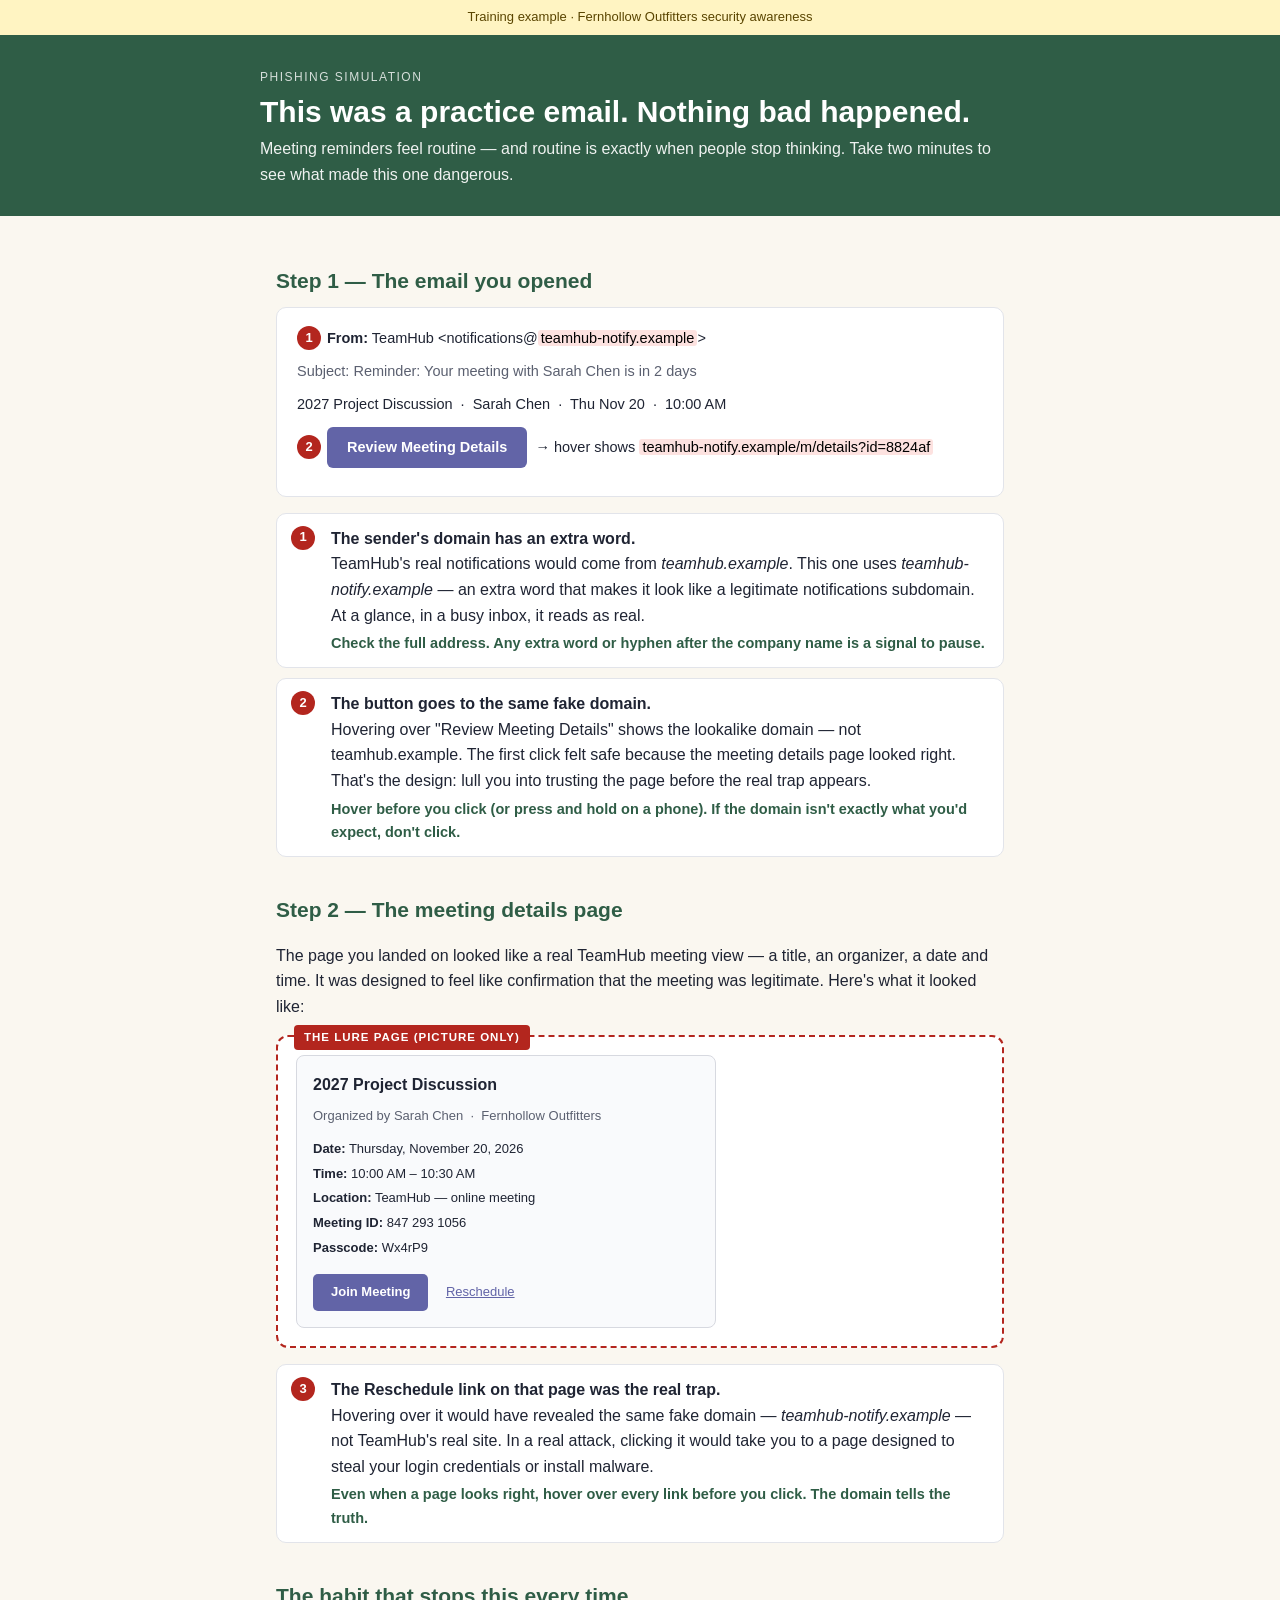
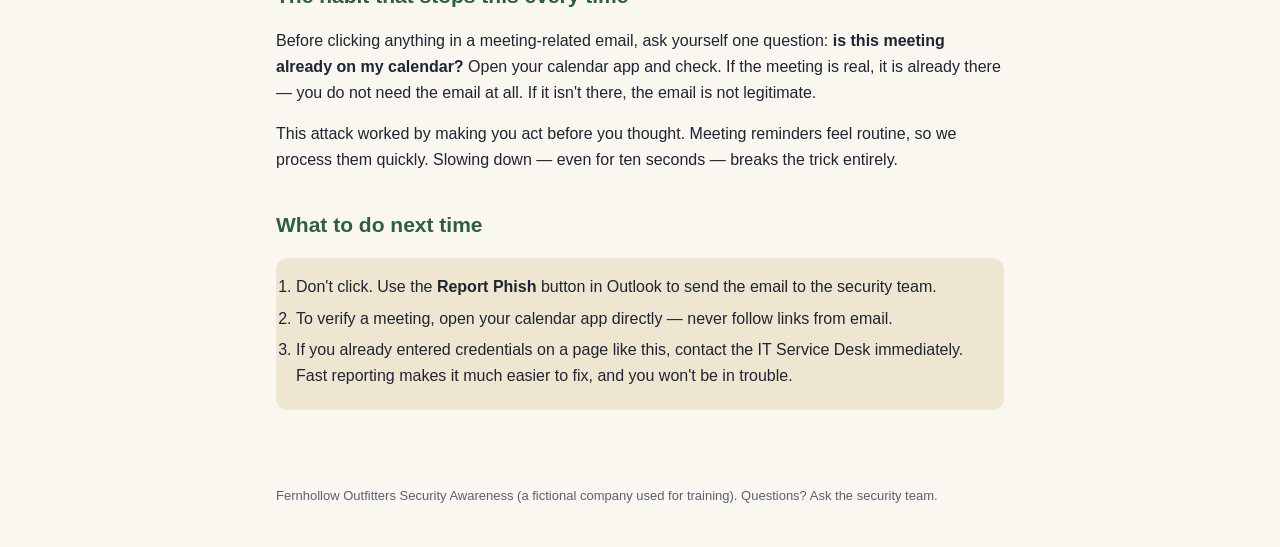
<file: kits/2026-11-teamhub-meeting/en/coaching.html>
<!doctype html>
<html lang="en">
<head>
<meta charset="utf-8">
<meta name="viewport" content="width=device-width, initial-scale=1">
<title>This was a training email · Fernhollow security awareness</title>
<link rel="stylesheet" href="../../../assets/coaching.css">
</head>
<body>
<div class="training-banner">Training example · Fernhollow Outfitters security awareness</div>
<header><div class="wrap">
  <small>Phishing simulation</small>
  <h1>This was a practice email. Nothing bad happened.</h1>
  <p>Meeting reminders feel routine — and routine is exactly when people stop thinking. Take two minutes to see what made this one dangerous.</p>
</div></header>

<main>
  <h2>Step 1 — The email you opened</h2>
  <div class="replica">
    <p class="row"><span class="pin">1</span><b>From:</b> TeamHub &lt;notifications@<mark>teamhub-notify.example</mark>&gt;</p>
    <p class="row" style="color:#5B6070;">Subject: Reminder: Your meeting with Sarah Chen is in 2 days</p>
    <p class="row">2027 Project Discussion &nbsp;·&nbsp; Sarah Chen &nbsp;·&nbsp; Thu Nov 20 &nbsp;·&nbsp; 10:00 AM</p>
    <p class="row"><span class="pin">2</span><span class="btnlike" style="background:#6264A7;">Review Meeting Details</span> &nbsp;&rarr; hover shows <mark>teamhub-notify.example/m/details?id=8824af</mark></p>
  </div>

  <ul class="cues">
    <li data-cue="SENDER-LOOKALIKE"><span class="pin">1</span><div><b>The sender's domain has an extra word.</b> TeamHub's real notifications would come from <em>teamhub.example</em>. This one uses <em>teamhub-notify.example</em> — an extra word that makes it look like a legitimate notifications subdomain. At a glance, in a busy inbox, it reads as real.<div class="habit">Check the full address. Any extra word or hyphen after the company name is a signal to pause.</div></div></li>
    <li data-cue="LINK-MISMATCH"><span class="pin">2</span><div><b>The button goes to the same fake domain.</b> Hovering over "Review Meeting Details" shows the lookalike domain — not teamhub.example. The first click felt safe because the meeting details page looked right. That's the design: lull you into trusting the page before the real trap appears.<div class="habit">Hover before you click (or press and hold on a phone). If the domain isn't exactly what you'd expect, don't click.</div></div></li>
  </ul>

  <h2>Step 2 — The meeting details page</h2>
  <p>The page you landed on looked like a real TeamHub meeting view — a title, an organizer, a date and time. It was designed to feel like confirmation that the meeting was legitimate. Here's what it looked like:</p>

  <div class="trick">
    <span class="stamp">The lure page (picture only)</span>
    <div class="fakebox">
      <div class="t">2027 Project Discussion</div>
      <div style="color:#5B6070;font-size:13px;margin-bottom:10px;">Organized by Sarah Chen &nbsp;·&nbsp; Fernhollow Outfitters</div>
      <div style="font-size:13px;line-height:1.9;">
        <div><b>Date:</b> Thursday, November 20, 2026</div>
        <div><b>Time:</b> 10:00 AM – 10:30 AM</div>
        <div><b>Location:</b> TeamHub — online meeting</div>
        <div><b>Meeting ID:</b> 847 293 1056</div>
        <div><b>Passcode:</b> Wx4rP9</div>
      </div>
      <div style="margin-top:14px;">
        <span style="display:inline-block;background:#6264A7;color:#fff;padding:8px 18px;border-radius:5px;font-size:13px;font-weight:600;margin-right:10px;">Join Meeting</span>
        <mark style="background:none;text-decoration:underline;color:#6264A7;font-size:13px;">Reschedule</mark>
      </div>
    </div>
  </div>

  <ul class="cues">
    <li data-cue="LINK-MISMATCH"><span class="pin">3</span><div><b>The Reschedule link on that page was the real trap.</b> Hovering over it would have revealed the same fake domain — <em>teamhub-notify.example</em> — not TeamHub's real site. In a real attack, clicking it would take you to a page designed to steal your login credentials or install malware.<div class="habit">Even when a page looks right, hover over every link before you click. The domain tells the truth.</div></div></li>
  </ul>

  <h2>The habit that stops this every time</h2>
  <p>Before clicking anything in a meeting-related email, ask yourself one question: <b>is this meeting already on my calendar?</b> Open your calendar app and check. If the meeting is real, it is already there — you do not need the email at all. If it isn't there, the email is not legitimate.</p>
  <p>This attack worked by making you act before you thought. Meeting reminders feel routine, so we process them quickly. Slowing down — even for ten seconds — breaks the trick entirely.</p>

  <h2>What to do next time</h2>
  <ol class="steps">
    <li>Don't click. Use the <b>Report Phish</b> button in Outlook to send the email to the security team.</li>
    <li>To verify a meeting, open your calendar app directly — never follow links from email.</li>
    <li>If you already entered credentials on a page like this, contact the IT Service Desk immediately. Fast reporting makes it much easier to fix, and you won't be in trouble.</li>
  </ol>
</main>
<footer>Fernhollow Outfitters Security Awareness (a fictional company used for training). Questions? Ask the security team.</footer>
</body>
</html>
</file>
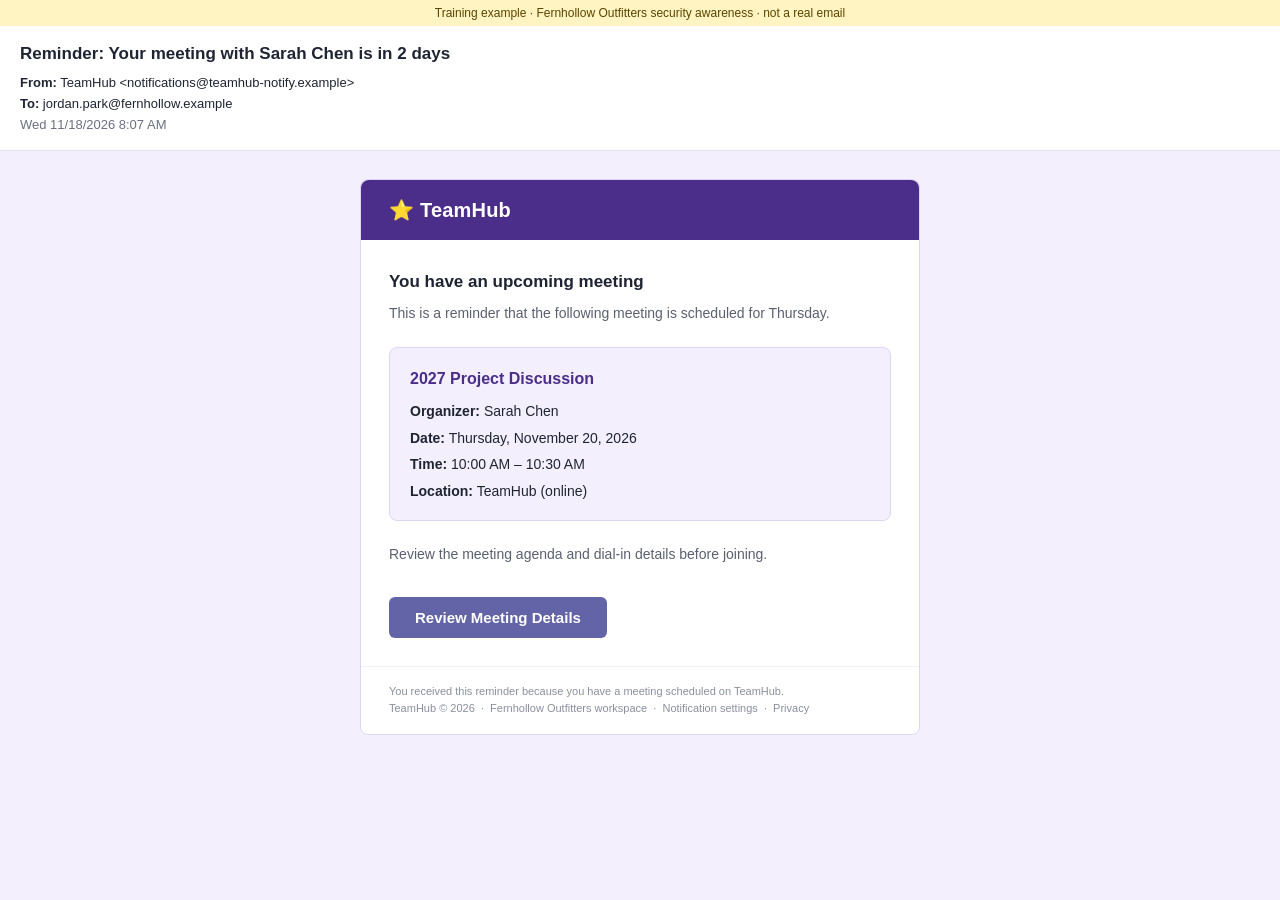
<file: kits/2026-11-teamhub-meeting/en/email.html>
<!doctype html>
<html lang="en">
<head>
<meta charset="utf-8">
<meta name="viewport" content="width=device-width, initial-scale=1">
<title>Reminder: Your meeting with Sarah Chen is in 2 days</title>
</head>
<body style="margin:0;padding:0;background:#F3EFFD;font-family:Segoe UI,Helvetica,Arial,sans-serif;color:#1F2433;">
<div class="training-banner" style="background:#FFF4C2;color:#5A4500;font-size:12px;text-align:center;padding:6px 10px;">Training example · Fernhollow Outfitters security awareness · not a real email</div>

<!-- Mail-client style header -->
<table role="presentation" width="100%" cellpadding="0" cellspacing="0" style="background:#FFFFFF;border-bottom:1px solid #E2E4EA;">
  <tr><td style="padding:14px 20px;font-size:13px;line-height:1.6;">
    <div style="font-size:17px;font-weight:600;margin-bottom:6px;">Reminder: Your meeting with Sarah Chen is in 2 days</div>
    <div><b>From:</b> <span data-cue="SENDER-LOOKALIKE">TeamHub &lt;notifications@teamhub-notify.example&gt;</span></div>
    <div><b>To:</b> jordan.park@fernhollow.example</div>
    <div style="color:#6B7080;">Wed 11/18/2026 8:07 AM</div>
  </td></tr>
</table>

<!-- Message body -->
<table role="presentation" width="100%" cellpadding="0" cellspacing="0">
  <tr><td align="center" style="padding:28px 12px;">
    <table role="presentation" width="560" cellpadding="0" cellspacing="0" style="max-width:560px;width:100%;background:#FFFFFF;border-radius:8px;border:1px solid #DDD6F3;">

      <!-- TeamHub header -->
      <tr><td style="background:#4B2D8A;border-radius:8px 8px 0 0;padding:18px 28px;">
        <span style="color:#FFFFFF;font-size:20px;font-weight:700;letter-spacing:.2px;">&#11088; TeamHub</span>
      </td></tr>

      <!-- Body -->
      <tr><td style="padding:28px 28px 8px;font-size:15px;line-height:1.65;">
        <p style="margin:0 0 6px;font-size:17px;font-weight:600;color:#1F2433;">You have an upcoming meeting</p>
        <p style="margin:0 0 22px;color:#5B6070;font-size:14px;">This is a reminder that the following meeting is scheduled for Thursday.</p>

        <!-- Meeting info block -->
        <table role="presentation" cellpadding="0" cellspacing="0" style="width:100%;background:#F3EFFD;border:1px solid #DDD6F3;border-radius:8px;margin-bottom:22px;">
          <tr><td style="padding:16px 20px;font-size:14px;line-height:1.9;">
            <div style="font-weight:700;font-size:16px;color:#4B2D8A;margin-bottom:4px;">2027 Project Discussion</div>
            <div><b>Organizer:</b> Sarah Chen</div>
            <div><b>Date:</b> Thursday, November 20, 2026</div>
            <div><b>Time:</b> 10:00 AM &ndash; 10:30 AM</div>
            <div><b>Location:</b> TeamHub (online)</div>
          </td></tr>
        </table>

        <p style="margin:0 0 6px;font-size:14px;color:#5B6070;">Review the meeting agenda and dial-in details before joining.</p>
      </td></tr>

      <!-- CTA -->
      <tr><td align="left" style="padding:16px 28px 28px;">
        <a href="meeting.html" title="https://teamhub-notify.example/m/details?id=8824af" data-cue="LINK-MISMATCH" style="display:inline-block;background:#6264A7;color:#FFFFFF;text-decoration:none;font-weight:600;font-size:15px;padding:12px 26px;border-radius:6px;">Review Meeting Details</a>
      </td></tr>

      <!-- Footer -->
      <tr><td style="padding:16px 28px;border-top:1px solid #EEF0F4;font-size:11px;color:#8A8F9E;line-height:1.6;">
        You received this reminder because you have a meeting scheduled on TeamHub.<br>
        TeamHub &copy; 2026 &nbsp;·&nbsp; Fernhollow Outfitters workspace &nbsp;·&nbsp; Notification settings &nbsp;·&nbsp; Privacy
      </td></tr>
    </table>
  </td></tr>
</table>
</body>
</html>
</file>
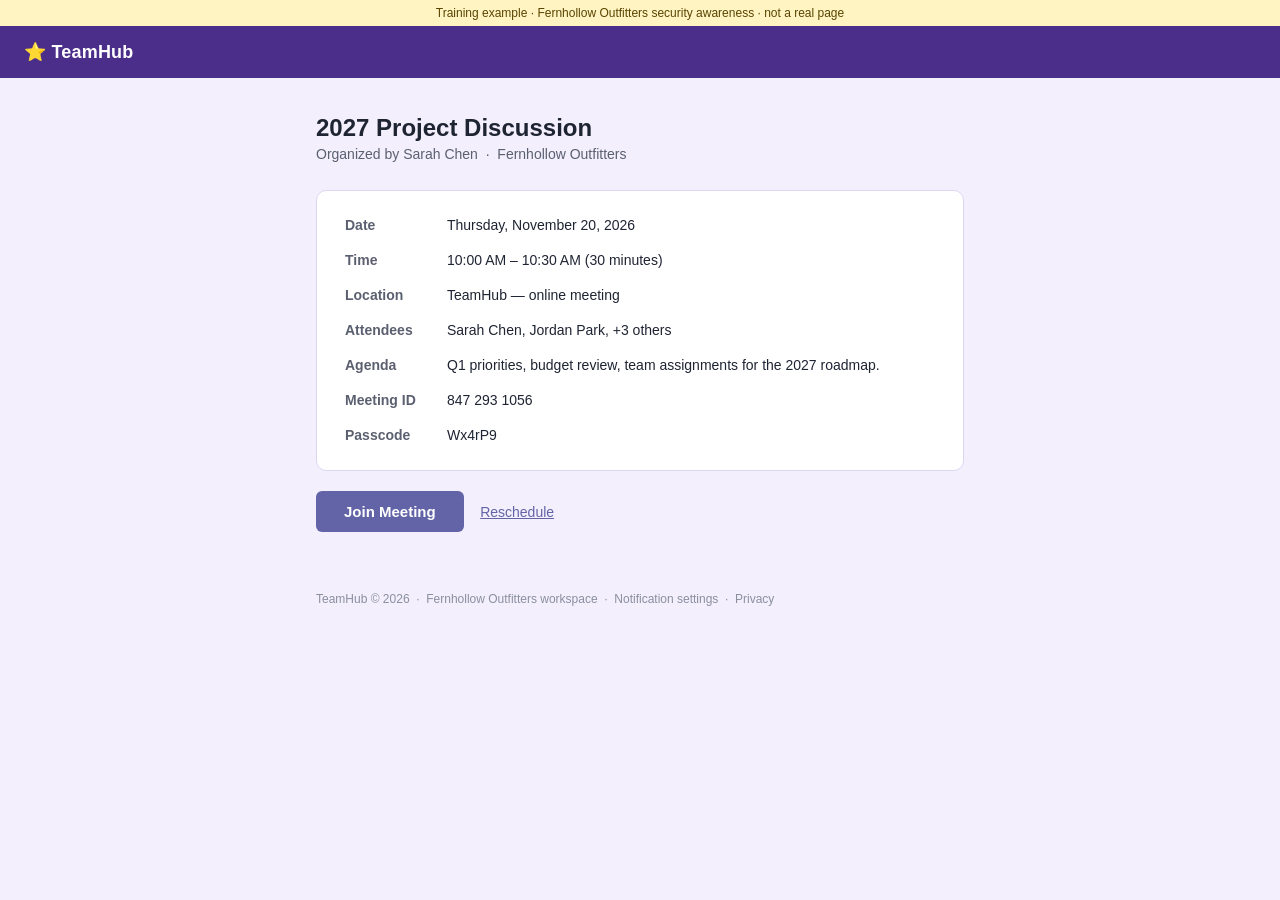
<file: kits/2026-11-teamhub-meeting/en/meeting.html>
<!doctype html>
<html lang="en">
<head>
<meta charset="utf-8">
<meta name="viewport" content="width=device-width, initial-scale=1">
<title>2027 Project Discussion · TeamHub</title>
<style>
  *{box-sizing:border-box}
  body{margin:0;background:#F3EFFD;font-family:Segoe UI,Helvetica,Arial,sans-serif;color:#1F2433}
  .training-banner{background:#FFF4C2;color:#5A4500;font-size:12px;text-align:center;padding:6px 10px}
  nav{background:#4B2D8A;padding:0 24px;height:52px;display:flex;align-items:center}
  nav span{color:#fff;font-size:18px;font-weight:700;letter-spacing:.2px}
  .wrap{max-width:680px;margin:0 auto;padding:36px 16px 60px}
  h1{font-size:24px;font-weight:700;margin:0 0 4px;color:#1F2433}
  .organizer{color:#5B6070;font-size:14px;margin:0 0 28px}
  .card{background:#fff;border:1px solid #DDD6F3;border-radius:10px;padding:24px 28px;margin-bottom:20px}
  .detail-row{display:flex;gap:12px;margin-bottom:14px;font-size:14px;line-height:1.5}
  .detail-row:last-child{margin-bottom:0}
  .detail-label{color:#5B6070;min-width:90px;font-weight:600}
  .btn-join{display:inline-block;background:#6264A7;color:#fff;text-decoration:none;font-weight:600;font-size:15px;padding:12px 28px;border-radius:6px;margin-right:12px}
  .link-reschedule{font-size:14px;color:#6264A7;text-decoration:underline;cursor:pointer}
  footer{max-width:680px;margin:0 auto;padding:0 16px 40px;color:#8A8F9E;font-size:12px}
</style>
</head>
<body>
<div class="training-banner">Training example · Fernhollow Outfitters security awareness · not a real page</div>

<nav><span>&#11088; TeamHub</span></nav>

<div class="wrap">
  <h1>2027 Project Discussion</h1>
  <p class="organizer">Organized by Sarah Chen &nbsp;·&nbsp; Fernhollow Outfitters</p>

  <div class="card">
    <div class="detail-row"><span class="detail-label">Date</span><span>Thursday, November 20, 2026</span></div>
    <div class="detail-row"><span class="detail-label">Time</span><span>10:00 AM &ndash; 10:30 AM (30 minutes)</span></div>
    <div class="detail-row"><span class="detail-label">Location</span><span>TeamHub &mdash; online meeting</span></div>
    <div class="detail-row"><span class="detail-label">Attendees</span><span>Sarah Chen, Jordan Park, +3 others</span></div>
    <div class="detail-row"><span class="detail-label">Agenda</span><span>Q1 priorities, budget review, team assignments for the 2027 roadmap.</span></div>
    <div class="detail-row"><span class="detail-label">Meeting ID</span><span>847 293 1056</span></div>
    <div class="detail-row"><span class="detail-label">Passcode</span><span>Wx4rP9</span></div>
  </div>

  <div style="margin-top:8px;">
    <a href="coaching.html" class="btn-join" title="https://teamhub-notify.example/m/join?id=8824af">Join Meeting</a>
    <a href="coaching.html" class="link-reschedule" title="https://teamhub-notify.example/m/reschedule?id=8824af">Reschedule</a>
  </div>
</div>

<footer>TeamHub &copy; 2026 &nbsp;·&nbsp; Fernhollow Outfitters workspace &nbsp;·&nbsp; Notification settings &nbsp;·&nbsp; Privacy</footer>
</body>
</html>
</file>
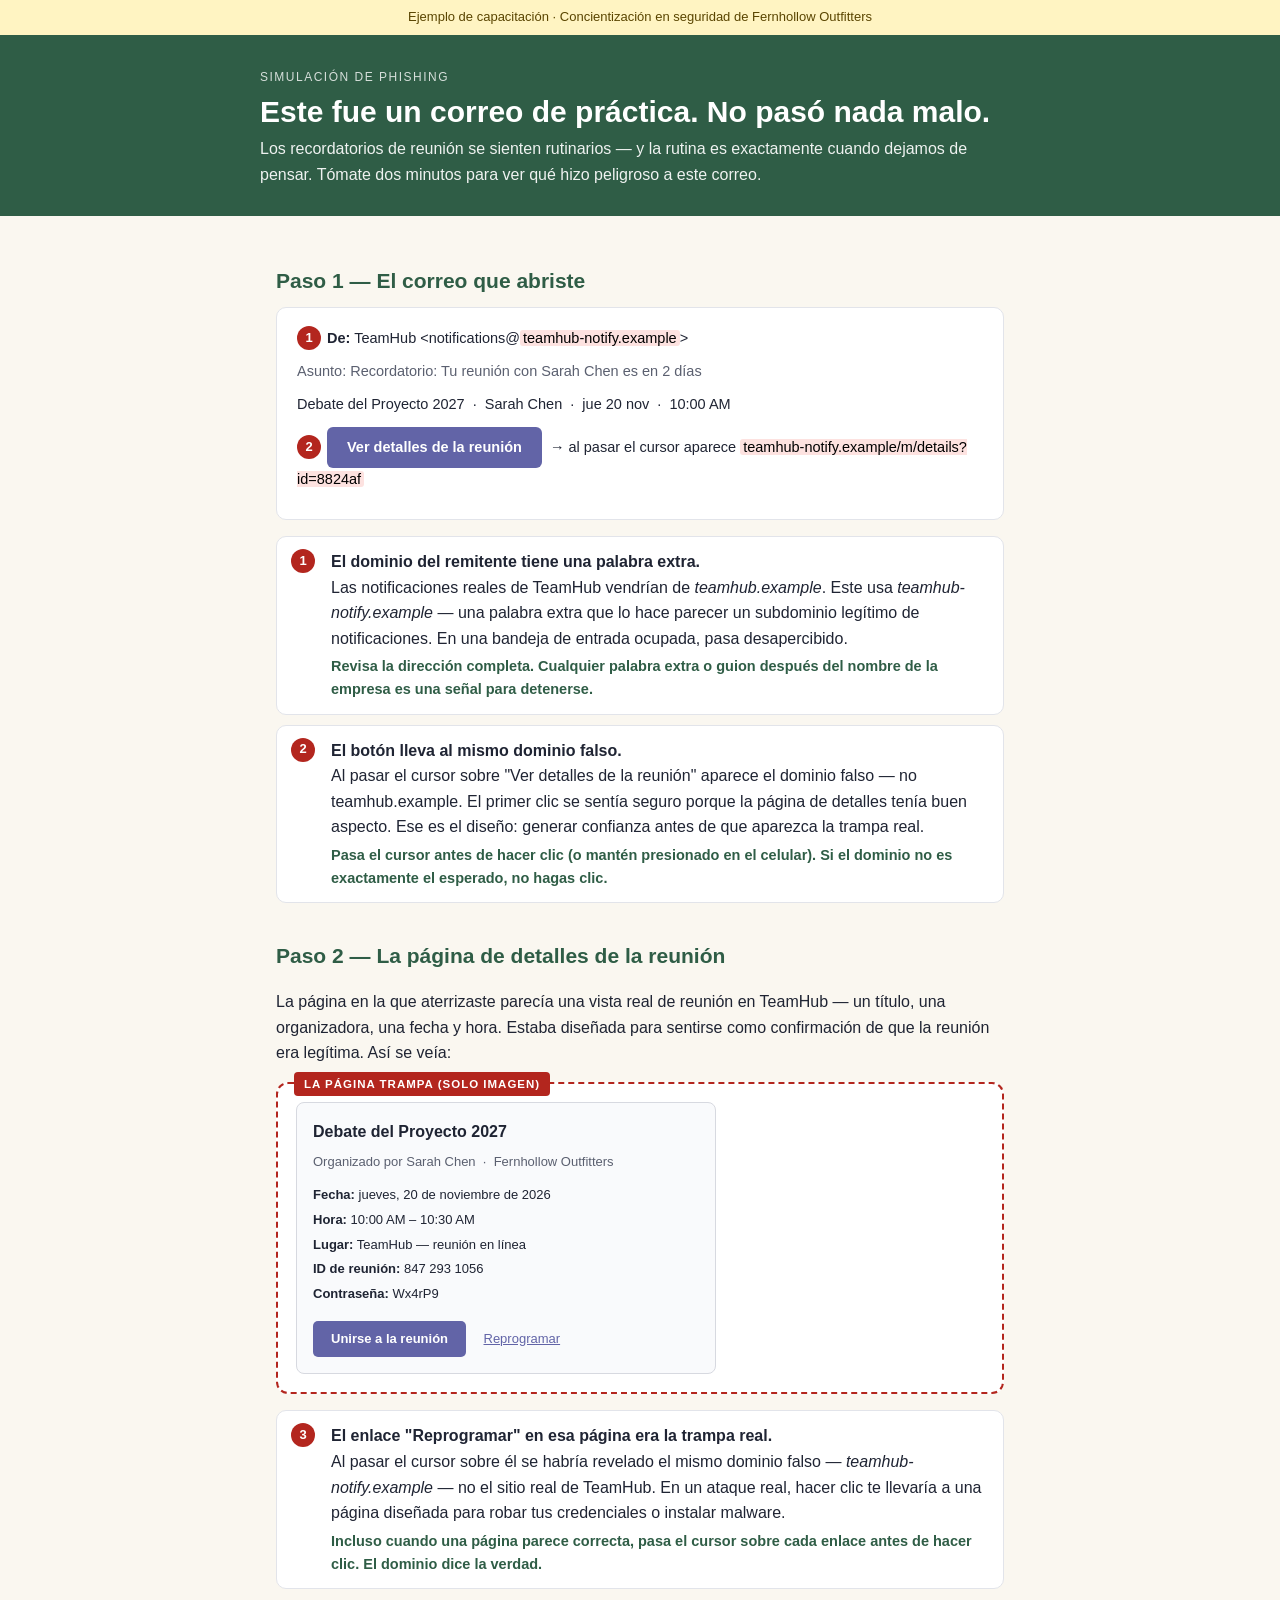
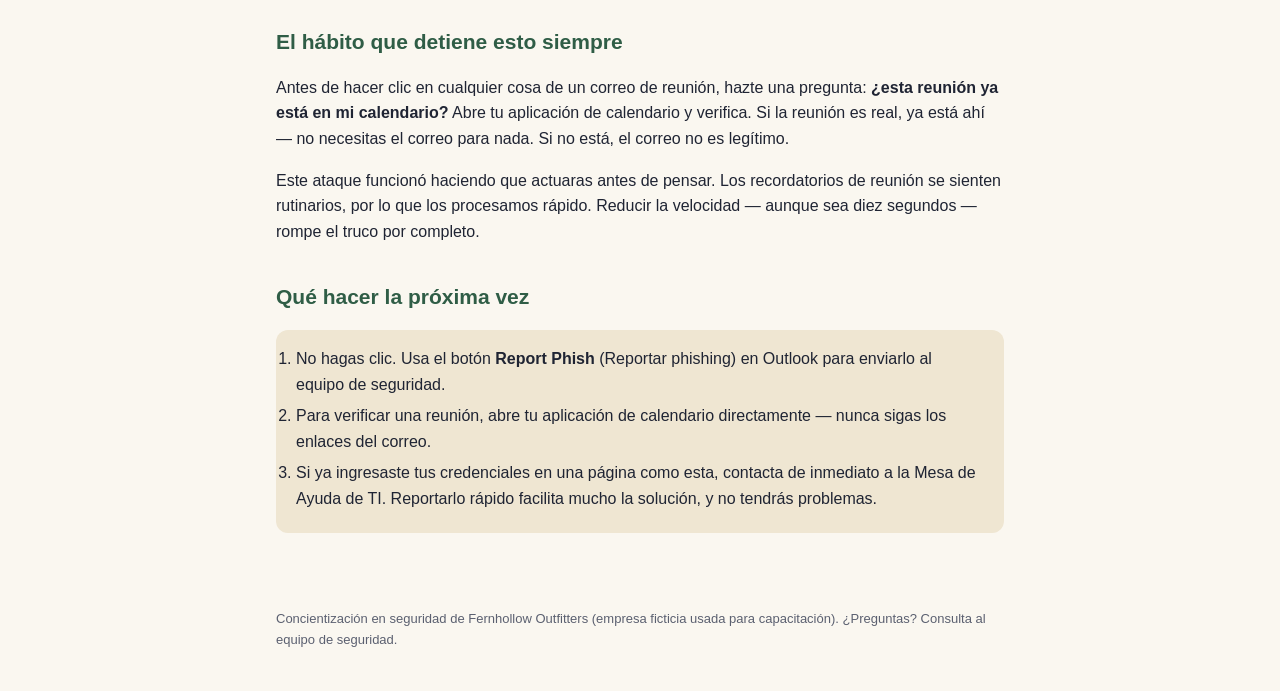
<file: kits/2026-11-teamhub-meeting/es/coaching.html>
<!doctype html>
<html lang="es">
<head>
<meta charset="utf-8">
<meta name="viewport" content="width=device-width, initial-scale=1">
<title>Este fue un correo de práctica · Concientización en seguridad de Fernhollow</title>
<link rel="stylesheet" href="../../../assets/coaching.css">
</head>
<body>
<div class="training-banner">Ejemplo de capacitación · Concientización en seguridad de Fernhollow Outfitters</div>
<header><div class="wrap">
  <small>Simulación de phishing</small>
  <h1>Este fue un correo de práctica. No pasó nada malo.</h1>
  <p>Los recordatorios de reunión se sienten rutinarios — y la rutina es exactamente cuando dejamos de pensar. Tómate dos minutos para ver qué hizo peligroso a este correo.</p>
</div></header>

<main>
  <h2>Paso 1 — El correo que abriste</h2>
  <div class="replica">
    <p class="row"><span class="pin">1</span><b>De:</b> TeamHub &lt;notifications@<mark>teamhub-notify.example</mark>&gt;</p>
    <p class="row" style="color:#5B6070;">Asunto: Recordatorio: Tu reunión con Sarah Chen es en 2 días</p>
    <p class="row">Debate del Proyecto 2027 &nbsp;·&nbsp; Sarah Chen &nbsp;·&nbsp; jue 20 nov &nbsp;·&nbsp; 10:00 AM</p>
    <p class="row"><span class="pin">2</span><span class="btnlike" style="background:#6264A7;">Ver detalles de la reunión</span> &nbsp;&rarr; al pasar el cursor aparece <mark>teamhub-notify.example/m/details?id=8824af</mark></p>
  </div>

  <ul class="cues">
    <li data-cue="SENDER-LOOKALIKE"><span class="pin">1</span><div><b>El dominio del remitente tiene una palabra extra.</b> Las notificaciones reales de TeamHub vendrían de <em>teamhub.example</em>. Este usa <em>teamhub-notify.example</em> — una palabra extra que lo hace parecer un subdominio legítimo de notificaciones. En una bandeja de entrada ocupada, pasa desapercibido.<div class="habit">Revisa la dirección completa. Cualquier palabra extra o guion después del nombre de la empresa es una señal para detenerse.</div></div></li>
    <li data-cue="LINK-MISMATCH"><span class="pin">2</span><div><b>El botón lleva al mismo dominio falso.</b> Al pasar el cursor sobre "Ver detalles de la reunión" aparece el dominio falso — no teamhub.example. El primer clic se sentía seguro porque la página de detalles tenía buen aspecto. Ese es el diseño: generar confianza antes de que aparezca la trampa real.<div class="habit">Pasa el cursor antes de hacer clic (o mantén presionado en el celular). Si el dominio no es exactamente el esperado, no hagas clic.</div></div></li>
  </ul>

  <h2>Paso 2 — La página de detalles de la reunión</h2>
  <p>La página en la que aterrizaste parecía una vista real de reunión en TeamHub — un título, una organizadora, una fecha y hora. Estaba diseñada para sentirse como confirmación de que la reunión era legítima. Así se veía:</p>

  <div class="trick">
    <span class="stamp">La página trampa (solo imagen)</span>
    <div class="fakebox">
      <div class="t">Debate del Proyecto 2027</div>
      <div style="color:#5B6070;font-size:13px;margin-bottom:10px;">Organizado por Sarah Chen &nbsp;·&nbsp; Fernhollow Outfitters</div>
      <div style="font-size:13px;line-height:1.9;">
        <div><b>Fecha:</b> jueves, 20 de noviembre de 2026</div>
        <div><b>Hora:</b> 10:00 AM – 10:30 AM</div>
        <div><b>Lugar:</b> TeamHub — reunión en línea</div>
        <div><b>ID de reunión:</b> 847 293 1056</div>
        <div><b>Contraseña:</b> Wx4rP9</div>
      </div>
      <div style="margin-top:14px;">
        <span style="display:inline-block;background:#6264A7;color:#fff;padding:8px 18px;border-radius:5px;font-size:13px;font-weight:600;margin-right:10px;">Unirse a la reunión</span>
        <mark style="background:none;text-decoration:underline;color:#6264A7;font-size:13px;">Reprogramar</mark>
      </div>
    </div>
  </div>

  <ul class="cues">
    <li data-cue="LINK-MISMATCH"><span class="pin">3</span><div><b>El enlace "Reprogramar" en esa página era la trampa real.</b> Al pasar el cursor sobre él se habría revelado el mismo dominio falso — <em>teamhub-notify.example</em> — no el sitio real de TeamHub. En un ataque real, hacer clic te llevaría a una página diseñada para robar tus credenciales o instalar malware.<div class="habit">Incluso cuando una página parece correcta, pasa el cursor sobre cada enlace antes de hacer clic. El dominio dice la verdad.</div></div></li>
  </ul>

  <h2>El hábito que detiene esto siempre</h2>
  <p>Antes de hacer clic en cualquier cosa de un correo de reunión, hazte una pregunta: <b>¿esta reunión ya está en mi calendario?</b> Abre tu aplicación de calendario y verifica. Si la reunión es real, ya está ahí — no necesitas el correo para nada. Si no está, el correo no es legítimo.</p>
  <p>Este ataque funcionó haciendo que actuaras antes de pensar. Los recordatorios de reunión se sienten rutinarios, por lo que los procesamos rápido. Reducir la velocidad — aunque sea diez segundos — rompe el truco por completo.</p>

  <h2>Qué hacer la próxima vez</h2>
  <ol class="steps">
    <li>No hagas clic. Usa el botón <b>Report Phish</b> (Reportar phishing) en Outlook para enviarlo al equipo de seguridad.</li>
    <li>Para verificar una reunión, abre tu aplicación de calendario directamente — nunca sigas los enlaces del correo.</li>
    <li>Si ya ingresaste tus credenciales en una página como esta, contacta de inmediato a la Mesa de Ayuda de TI. Reportarlo rápido facilita mucho la solución, y no tendrás problemas.</li>
  </ol>
</main>
<footer>Concientización en seguridad de Fernhollow Outfitters (empresa ficticia usada para capacitación). ¿Preguntas? Consulta al equipo de seguridad.</footer>
</body>
</html>
</file>
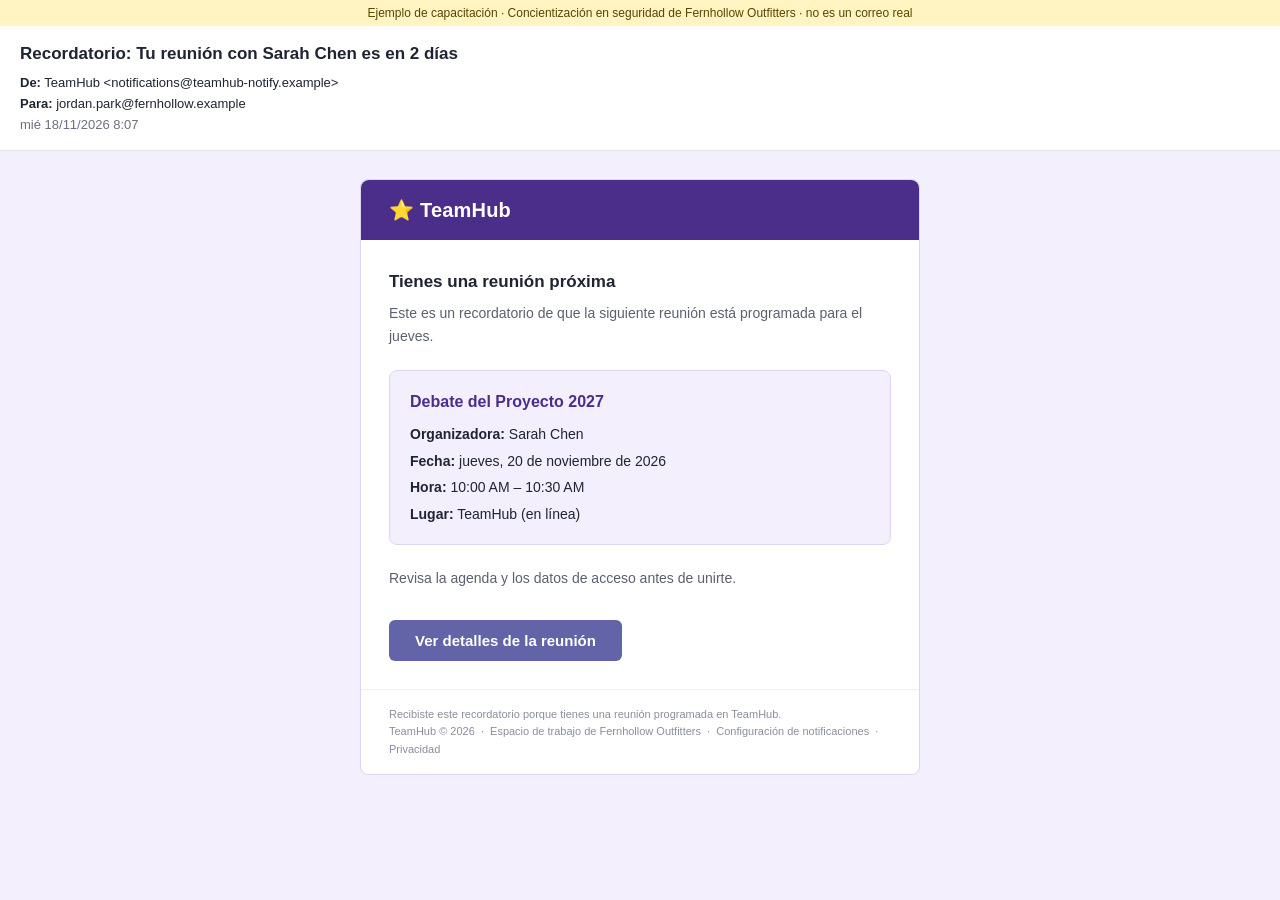
<file: kits/2026-11-teamhub-meeting/es/email.html>
<!doctype html>
<html lang="es">
<head>
<meta charset="utf-8">
<meta name="viewport" content="width=device-width, initial-scale=1">
<title>Recordatorio: Tu reunión con Sarah Chen es en 2 días</title>
</head>
<body style="margin:0;padding:0;background:#F3EFFD;font-family:Segoe UI,Helvetica,Arial,sans-serif;color:#1F2433;">
<div class="training-banner" style="background:#FFF4C2;color:#5A4500;font-size:12px;text-align:center;padding:6px 10px;">Ejemplo de capacitación · Concientización en seguridad de Fernhollow Outfitters · no es un correo real</div>

<!-- Encabezado estilo cliente de correo -->
<table role="presentation" width="100%" cellpadding="0" cellspacing="0" style="background:#FFFFFF;border-bottom:1px solid #E2E4EA;">
  <tr><td style="padding:14px 20px;font-size:13px;line-height:1.6;">
    <div style="font-size:17px;font-weight:600;margin-bottom:6px;">Recordatorio: Tu reunión con Sarah Chen es en 2 días</div>
    <div><b>De:</b> <span data-cue="SENDER-LOOKALIKE">TeamHub &lt;notifications@teamhub-notify.example&gt;</span></div>
    <div><b>Para:</b> jordan.park@fernhollow.example</div>
    <div style="color:#6B7080;">mié 18/11/2026 8:07</div>
  </td></tr>
</table>

<!-- Cuerpo del mensaje -->
<table role="presentation" width="100%" cellpadding="0" cellspacing="0">
  <tr><td align="center" style="padding:28px 12px;">
    <table role="presentation" width="560" cellpadding="0" cellspacing="0" style="max-width:560px;width:100%;background:#FFFFFF;border-radius:8px;border:1px solid #DDD6F3;">

      <!-- Encabezado TeamHub -->
      <tr><td style="background:#4B2D8A;border-radius:8px 8px 0 0;padding:18px 28px;">
        <span style="color:#FFFFFF;font-size:20px;font-weight:700;letter-spacing:.2px;">&#11088; TeamHub</span>
      </td></tr>

      <!-- Cuerpo -->
      <tr><td style="padding:28px 28px 8px;font-size:15px;line-height:1.65;">
        <p style="margin:0 0 6px;font-size:17px;font-weight:600;color:#1F2433;">Tienes una reunión próxima</p>
        <p style="margin:0 0 22px;color:#5B6070;font-size:14px;">Este es un recordatorio de que la siguiente reunión está programada para el jueves.</p>

        <!-- Bloque de detalles de la reunión -->
        <table role="presentation" cellpadding="0" cellspacing="0" style="width:100%;background:#F3EFFD;border:1px solid #DDD6F3;border-radius:8px;margin-bottom:22px;">
          <tr><td style="padding:16px 20px;font-size:14px;line-height:1.9;">
            <div style="font-weight:700;font-size:16px;color:#4B2D8A;margin-bottom:4px;">Debate del Proyecto 2027</div>
            <div><b>Organizadora:</b> Sarah Chen</div>
            <div><b>Fecha:</b> jueves, 20 de noviembre de 2026</div>
            <div><b>Hora:</b> 10:00 AM &ndash; 10:30 AM</div>
            <div><b>Lugar:</b> TeamHub (en línea)</div>
          </td></tr>
        </table>

        <p style="margin:0 0 6px;font-size:14px;color:#5B6070;">Revisa la agenda y los datos de acceso antes de unirte.</p>
      </td></tr>

      <!-- Botón de acción -->
      <tr><td align="left" style="padding:16px 28px 28px;">
        <a href="meeting.html" title="https://teamhub-notify.example/m/details?id=8824af" data-cue="LINK-MISMATCH" style="display:inline-block;background:#6264A7;color:#FFFFFF;text-decoration:none;font-weight:600;font-size:15px;padding:12px 26px;border-radius:6px;">Ver detalles de la reunión</a>
      </td></tr>

      <!-- Pie de página -->
      <tr><td style="padding:16px 28px;border-top:1px solid #EEF0F4;font-size:11px;color:#8A8F9E;line-height:1.6;">
        Recibiste este recordatorio porque tienes una reunión programada en TeamHub.<br>
        TeamHub &copy; 2026 &nbsp;·&nbsp; Espacio de trabajo de Fernhollow Outfitters &nbsp;·&nbsp; Configuración de notificaciones &nbsp;·&nbsp; Privacidad
      </td></tr>
    </table>
  </td></tr>
</table>
</body>
</html>
</file>
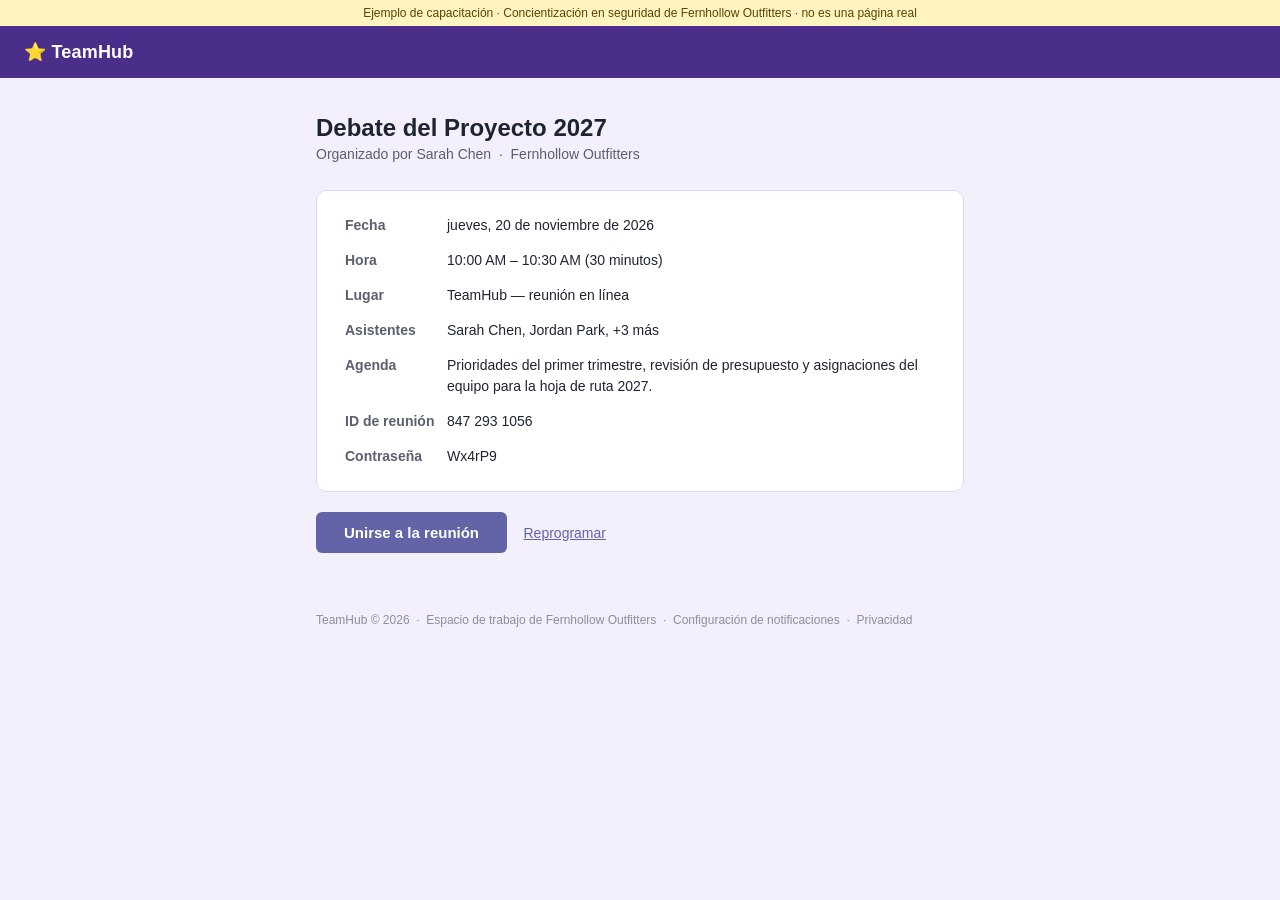
<file: kits/2026-11-teamhub-meeting/es/meeting.html>
<!doctype html>
<html lang="es">
<head>
<meta charset="utf-8">
<meta name="viewport" content="width=device-width, initial-scale=1">
<title>Debate del Proyecto 2027 · TeamHub</title>
<style>
  *{box-sizing:border-box}
  body{margin:0;background:#F3EFFD;font-family:Segoe UI,Helvetica,Arial,sans-serif;color:#1F2433}
  .training-banner{background:#FFF4C2;color:#5A4500;font-size:12px;text-align:center;padding:6px 10px}
  nav{background:#4B2D8A;padding:0 24px;height:52px;display:flex;align-items:center}
  nav span{color:#fff;font-size:18px;font-weight:700;letter-spacing:.2px}
  .wrap{max-width:680px;margin:0 auto;padding:36px 16px 60px}
  h1{font-size:24px;font-weight:700;margin:0 0 4px;color:#1F2433}
  .organizer{color:#5B6070;font-size:14px;margin:0 0 28px}
  .card{background:#fff;border:1px solid #DDD6F3;border-radius:10px;padding:24px 28px;margin-bottom:20px}
  .detail-row{display:flex;gap:12px;margin-bottom:14px;font-size:14px;line-height:1.5}
  .detail-row:last-child{margin-bottom:0}
  .detail-label{color:#5B6070;min-width:90px;font-weight:600}
  .btn-join{display:inline-block;background:#6264A7;color:#fff;text-decoration:none;font-weight:600;font-size:15px;padding:12px 28px;border-radius:6px;margin-right:12px}
  .link-reschedule{font-size:14px;color:#6264A7;text-decoration:underline;cursor:pointer}
  footer{max-width:680px;margin:0 auto;padding:0 16px 40px;color:#8A8F9E;font-size:12px}
</style>
</head>
<body>
<div class="training-banner">Ejemplo de capacitación · Concientización en seguridad de Fernhollow Outfitters · no es una página real</div>

<nav><span>&#11088; TeamHub</span></nav>

<div class="wrap">
  <h1>Debate del Proyecto 2027</h1>
  <p class="organizer">Organizado por Sarah Chen &nbsp;·&nbsp; Fernhollow Outfitters</p>

  <div class="card">
    <div class="detail-row"><span class="detail-label">Fecha</span><span>jueves, 20 de noviembre de 2026</span></div>
    <div class="detail-row"><span class="detail-label">Hora</span><span>10:00 AM &ndash; 10:30 AM (30 minutos)</span></div>
    <div class="detail-row"><span class="detail-label">Lugar</span><span>TeamHub &mdash; reunión en línea</span></div>
    <div class="detail-row"><span class="detail-label">Asistentes</span><span>Sarah Chen, Jordan Park, +3 más</span></div>
    <div class="detail-row"><span class="detail-label">Agenda</span><span>Prioridades del primer trimestre, revisión de presupuesto y asignaciones del equipo para la hoja de ruta 2027.</span></div>
    <div class="detail-row"><span class="detail-label">ID de reunión</span><span>847 293 1056</span></div>
    <div class="detail-row"><span class="detail-label">Contraseña</span><span>Wx4rP9</span></div>
  </div>

  <div style="margin-top:8px;">
    <a href="coaching.html" class="btn-join" title="https://teamhub-notify.example/m/join?id=8824af">Unirse a la reunión</a>
    <a href="coaching.html" class="link-reschedule" title="https://teamhub-notify.example/m/reschedule?id=8824af">Reprogramar</a>
  </div>
</div>

<footer>TeamHub &copy; 2026 &nbsp;·&nbsp; Espacio de trabajo de Fernhollow Outfitters &nbsp;·&nbsp; Configuración de notificaciones &nbsp;·&nbsp; Privacidad</footer>
</body>
</html>
</file>
<file: assets/coaching.css>
:root{--forest:#2F5D46;--sand:#EFE6D2;--ink:#1F2433;--muted:#5B6070;--line:#E2E4EA;--warn:#B3261E;--note:#FFF4C2}
*{box-sizing:border-box}
body{margin:0;background:#FAF7F0;color:var(--ink);font:16px/1.6 "Segoe UI",Helvetica,Arial,sans-serif}
.training-banner{background:var(--note);color:#5A4500;font-size:13px;text-align:center;padding:7px 12px}
header{background:var(--forest);color:#fff;padding:28px 20px}
header .wrap{max-width:760px;margin:0 auto}
header small{opacity:.8;letter-spacing:1.5px;text-transform:uppercase;font-size:12px}
header h1{margin:6px 0 6px;font-size:30px;line-height:1.2}
header p{margin:0;opacity:.92}
main{max-width:760px;margin:0 auto;padding:12px 16px 60px}
h2{font-size:21px;margin:36px 0 10px;color:var(--forest)}
.replica{background:#fff;border:1px solid var(--line);border-radius:10px;padding:18px 20px;font-size:14.5px;position:relative}
.replica .row{margin:0 0 10px}
.replica .btnlike{display:inline-block;background:#3B4BA8;color:#fff;padding:9px 20px;border-radius:6px;font-weight:600}
.pin{display:inline-grid;place-items:center;width:24px;height:24px;border-radius:50%;background:var(--warn);color:#fff;font-size:13px;font-weight:700;margin-right:6px;vertical-align:1px;flex:0 0 24px}
mark{background:#FDE2E0;padding:0 3px;border-radius:3px}
.cues{list-style:none;padding:0;margin:16px 0 0}
.cues li{display:flex;gap:10px;background:#fff;border:1px solid var(--line);border-radius:10px;padding:12px 14px;margin-bottom:10px}
.cues li b{display:block}
.cues .habit{color:var(--forest);font-weight:600;font-size:14.5px;margin-top:4px}
.trick{background:#fff;border:2px dashed var(--warn);border-radius:12px;padding:18px;position:relative;margin-top:12px}
.trick .stamp{position:absolute;top:-12px;left:16px;background:var(--warn);color:#fff;font-size:11.5px;font-weight:700;letter-spacing:1px;padding:3px 10px;border-radius:4px;text-transform:uppercase}
.fakebox{border:1px solid #D7D9E0;border-radius:8px;padding:16px;background:#F9FAFC;max-width:420px}
.fakebox .t{font-weight:700;margin-bottom:8px}
.fakebox ol{margin:6px 0 0 20px;padding:0}
kbd{display:inline-block;border:1px solid #BFC3CC;border-bottom-width:2px;border-radius:4px;padding:0 6px;font:13px/1.6 Consolas,Menlo,monospace;background:#fff}
.steps{background:var(--sand);border-radius:12px;padding:16px 20px}
.steps li{margin-bottom:6px}
footer{max-width:760px;margin:0 auto;padding:0 16px 40px;color:var(--muted);font-size:13px}
@media (max-width:520px){header h1{font-size:25px}}
</file>
